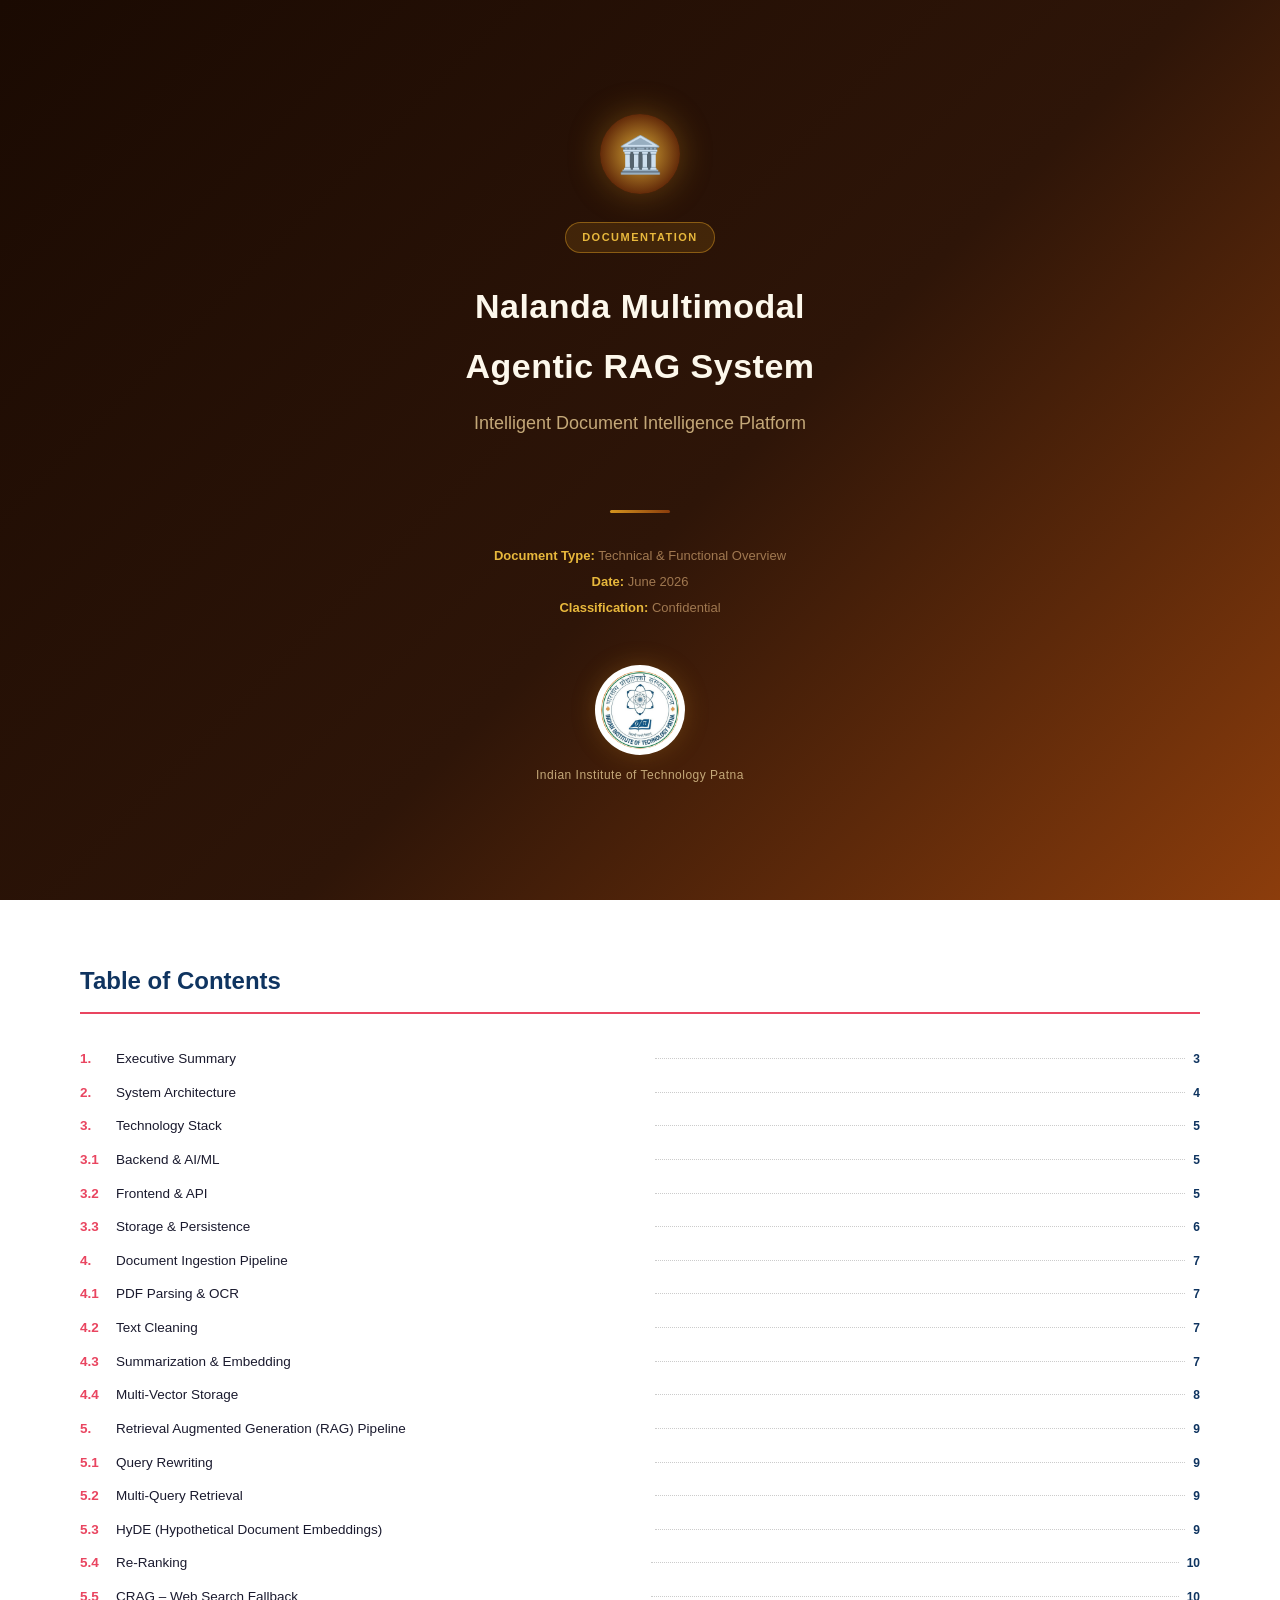
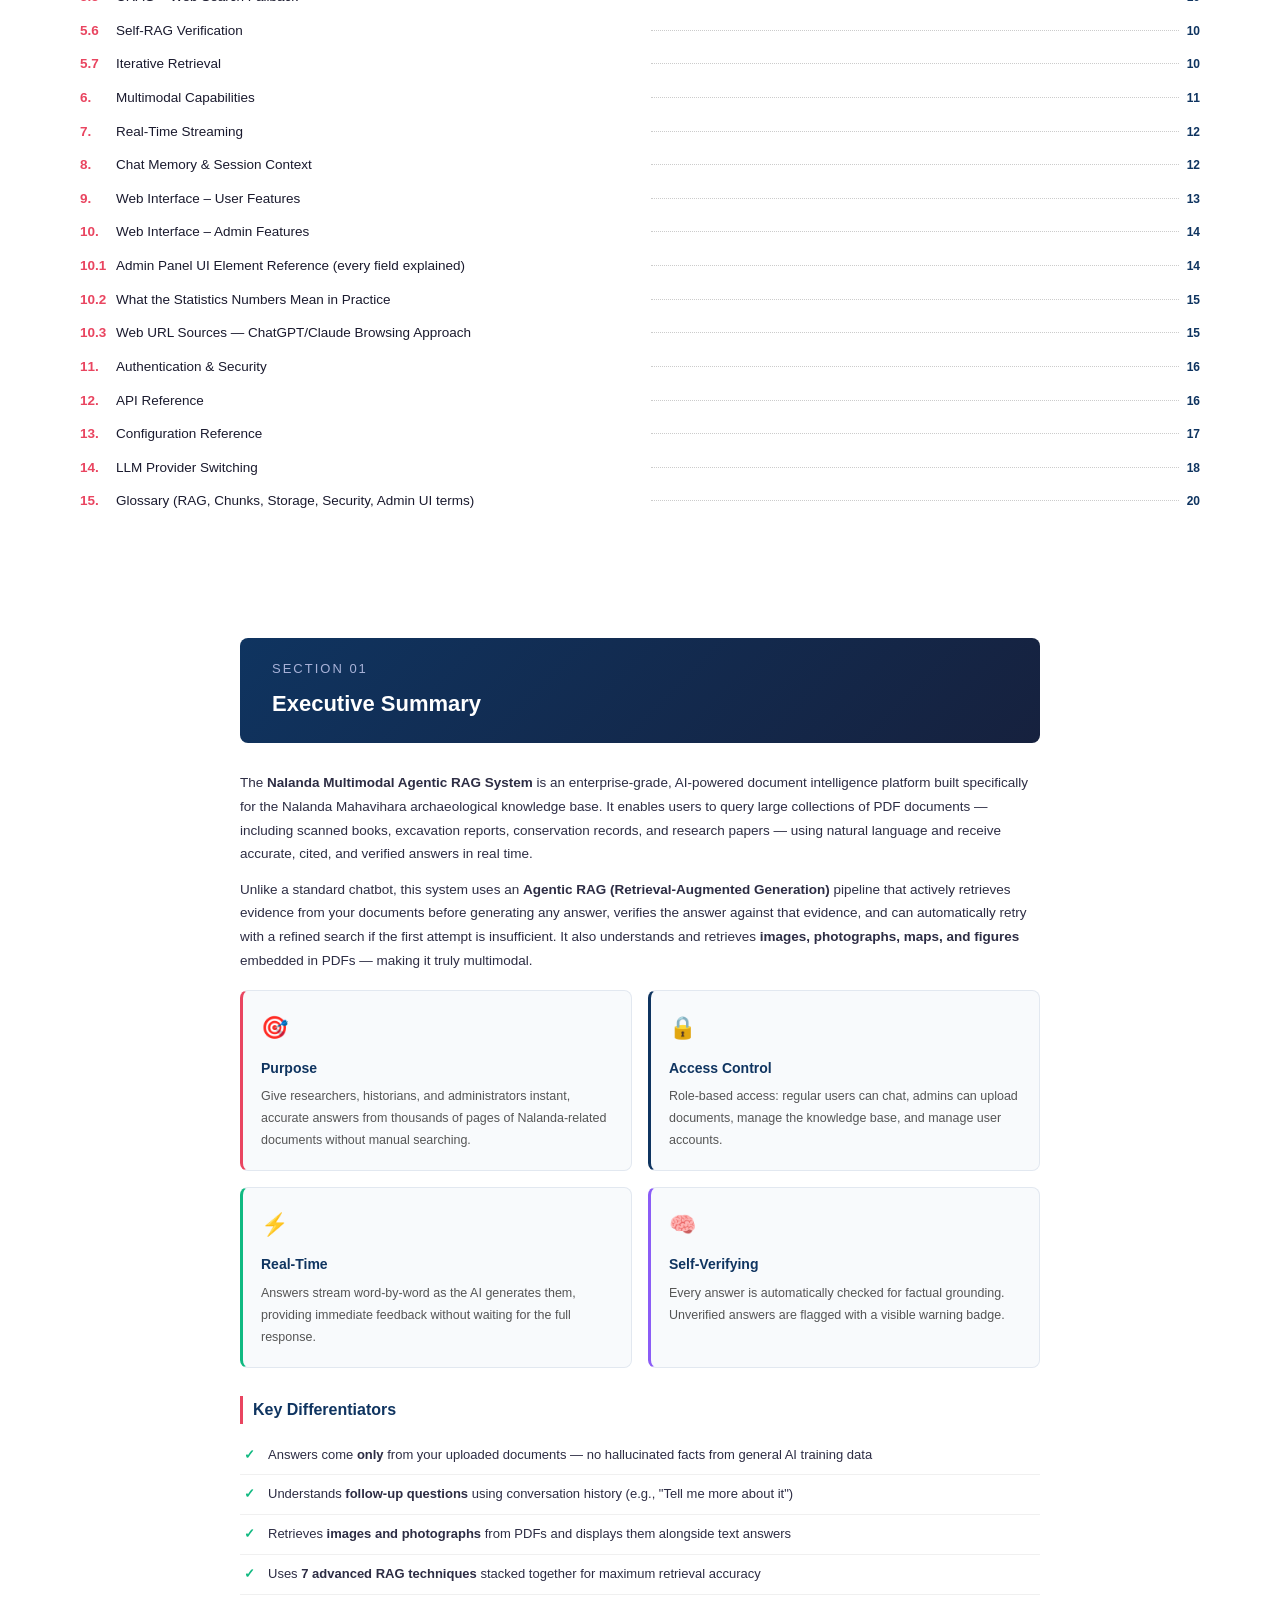
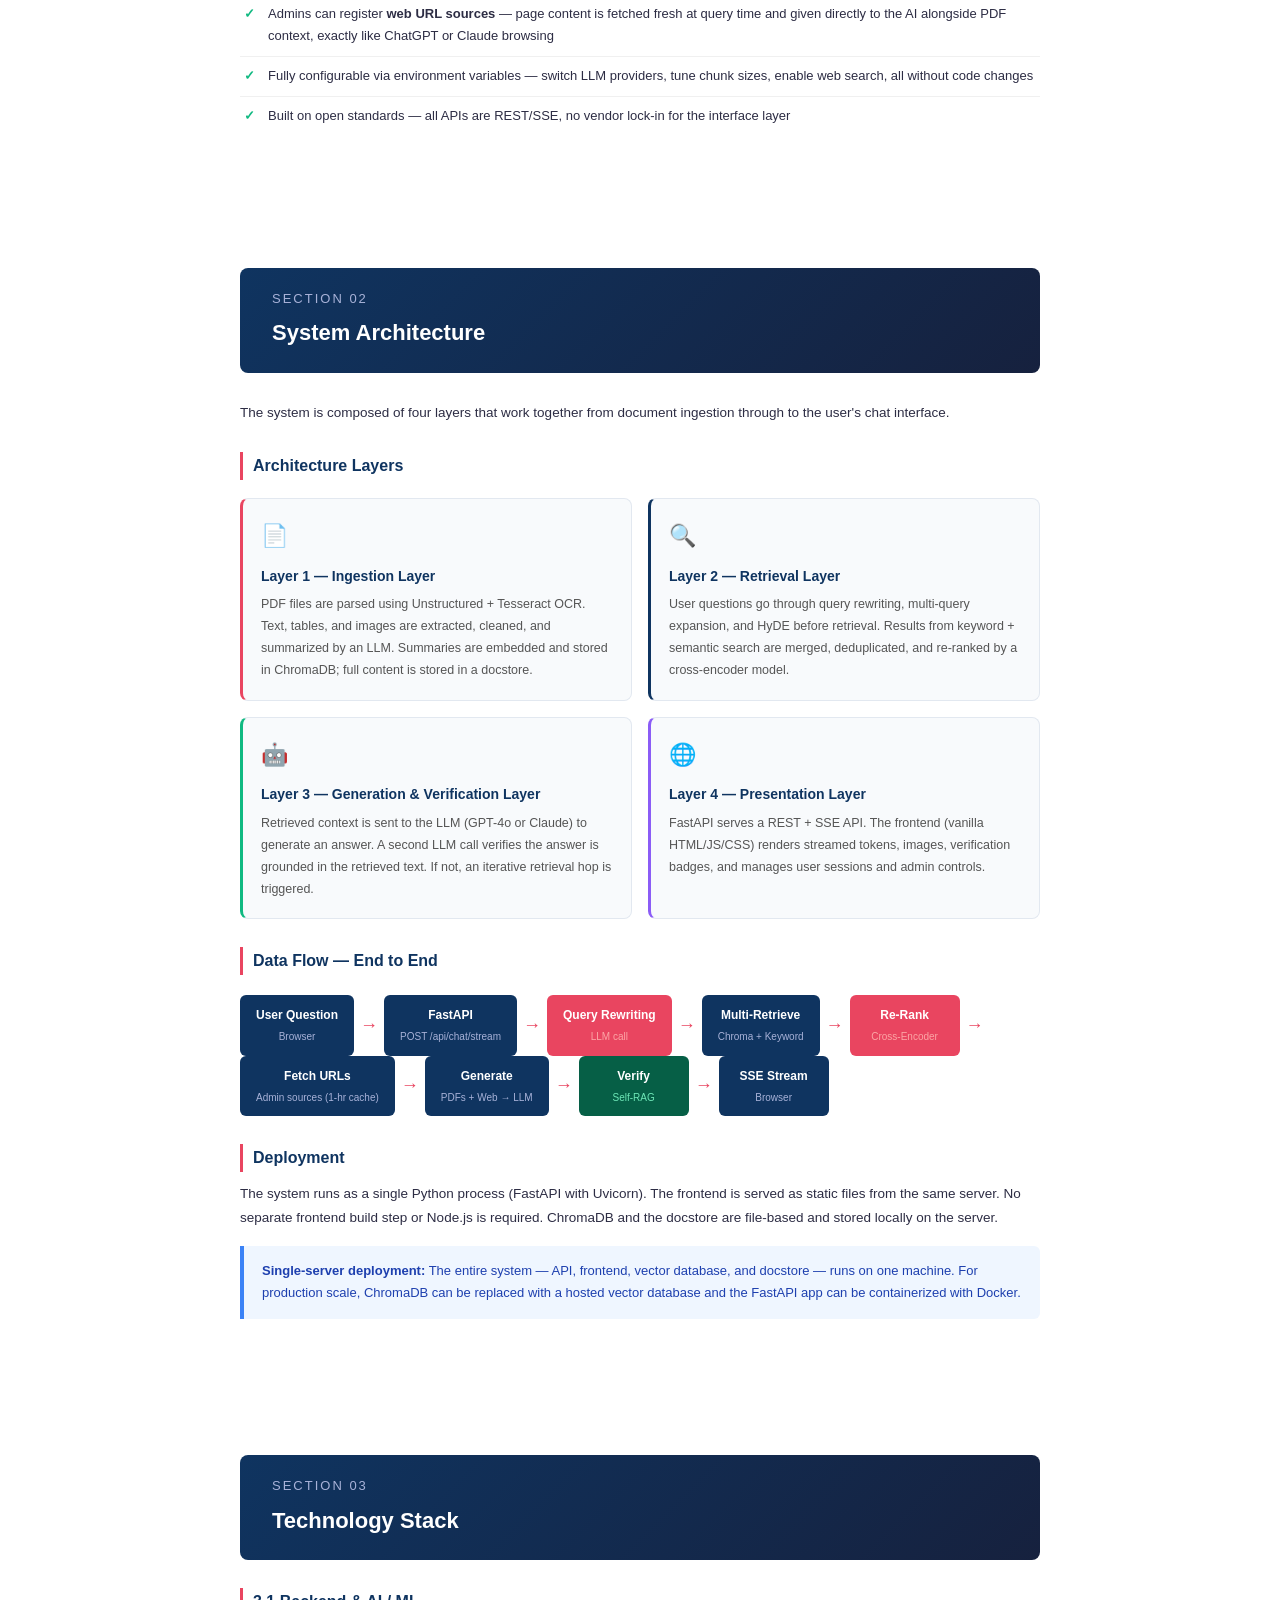
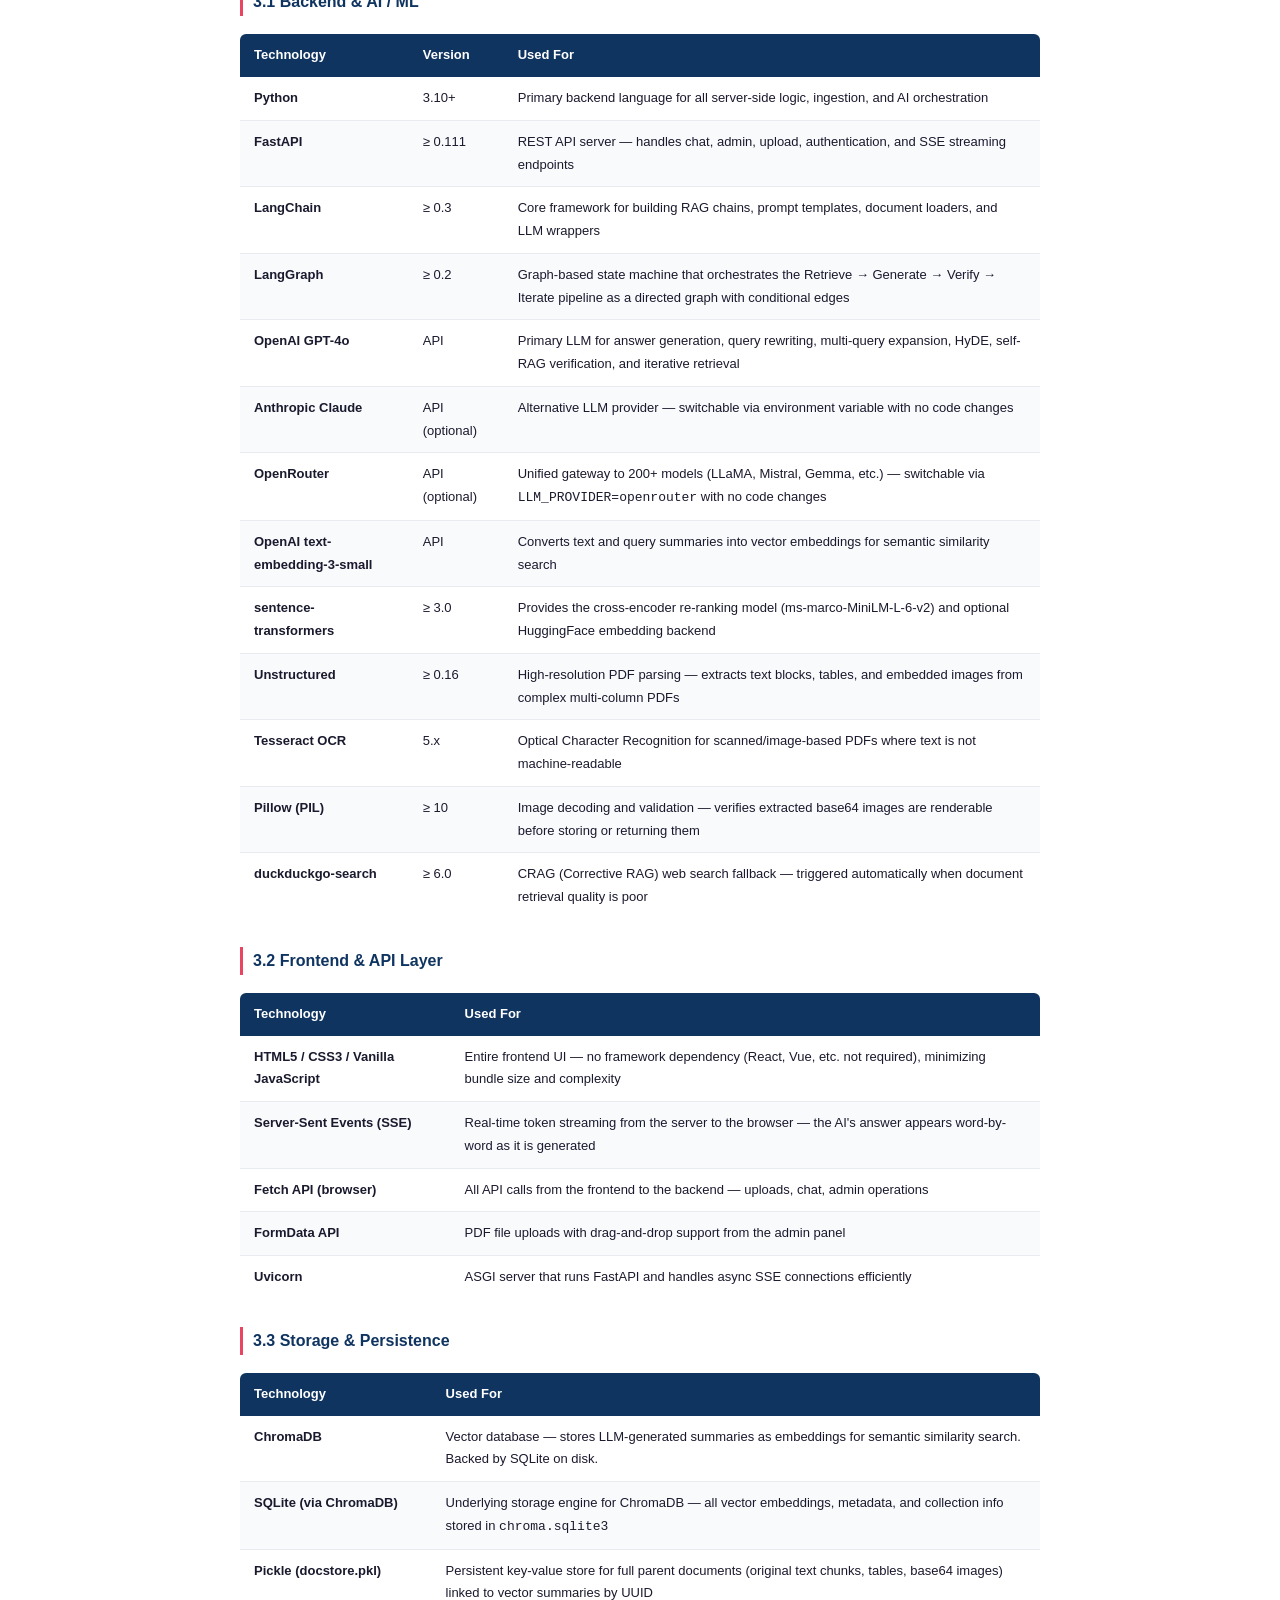
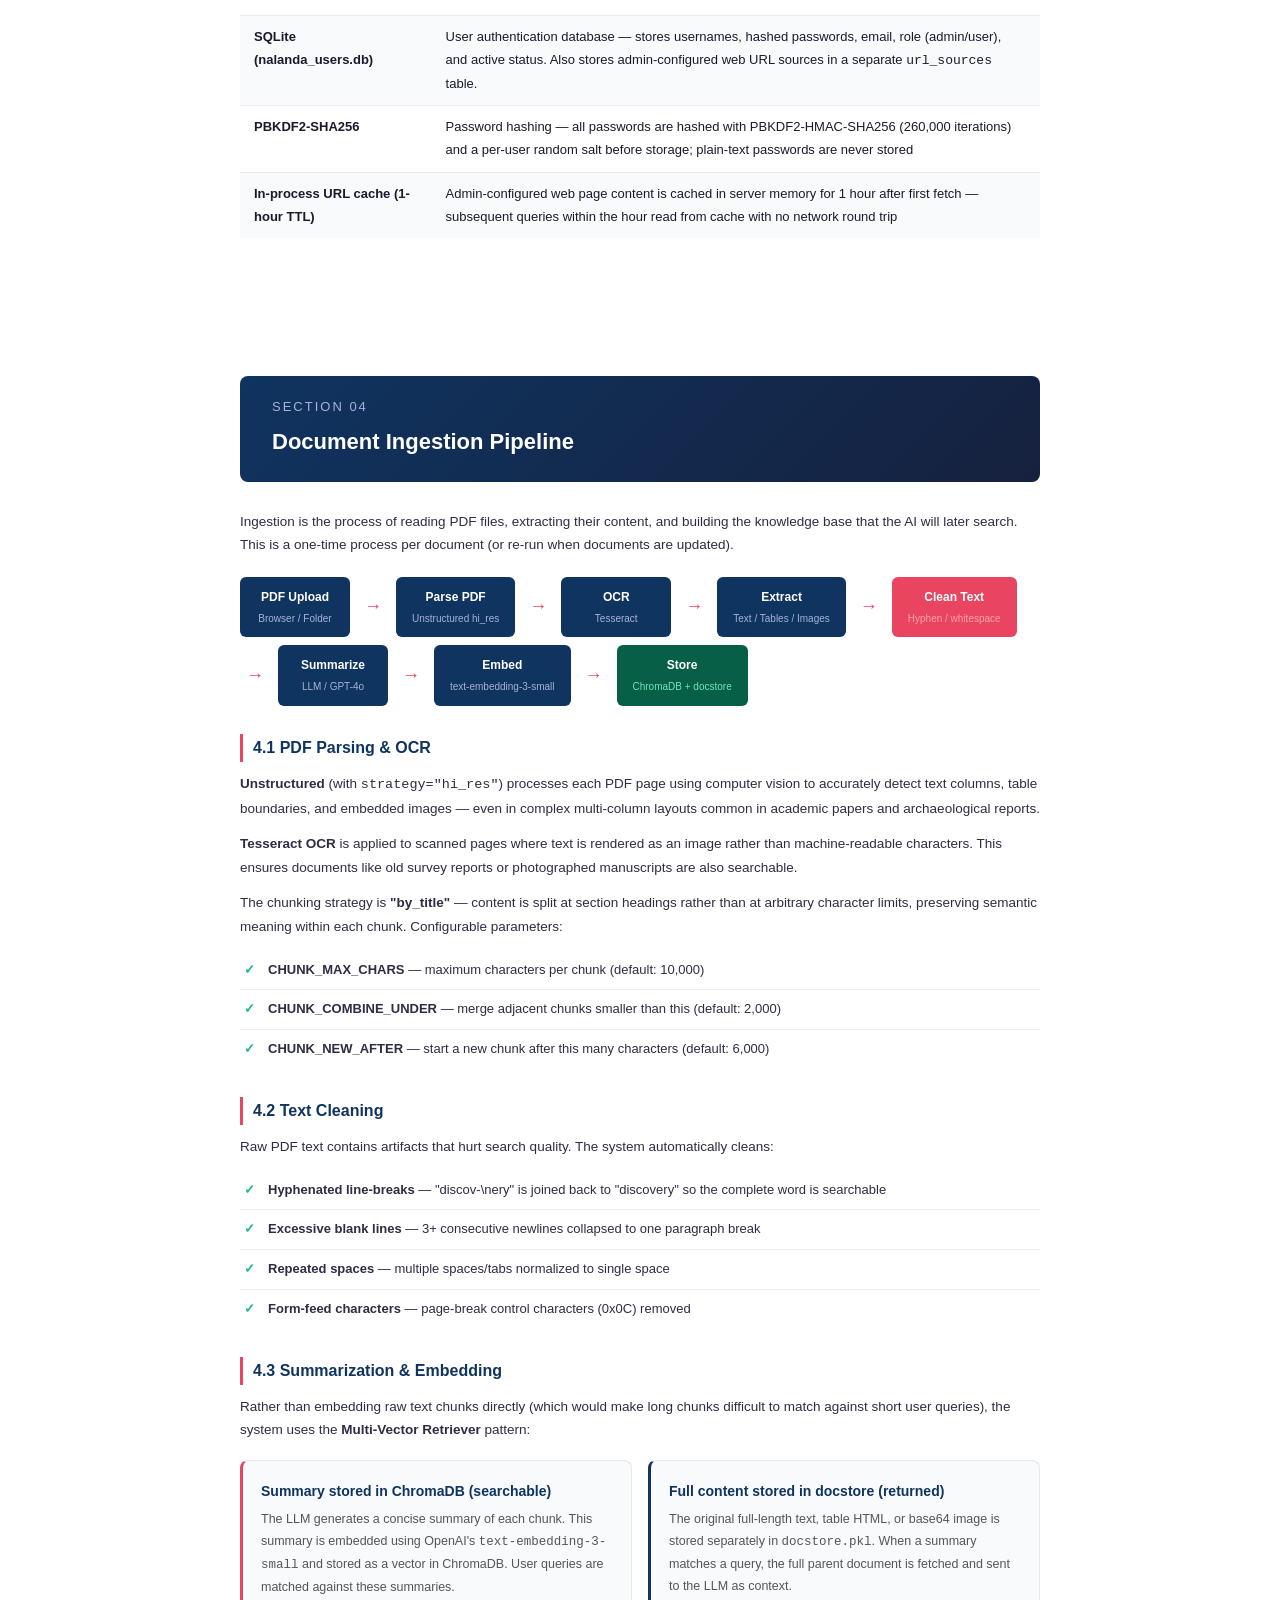
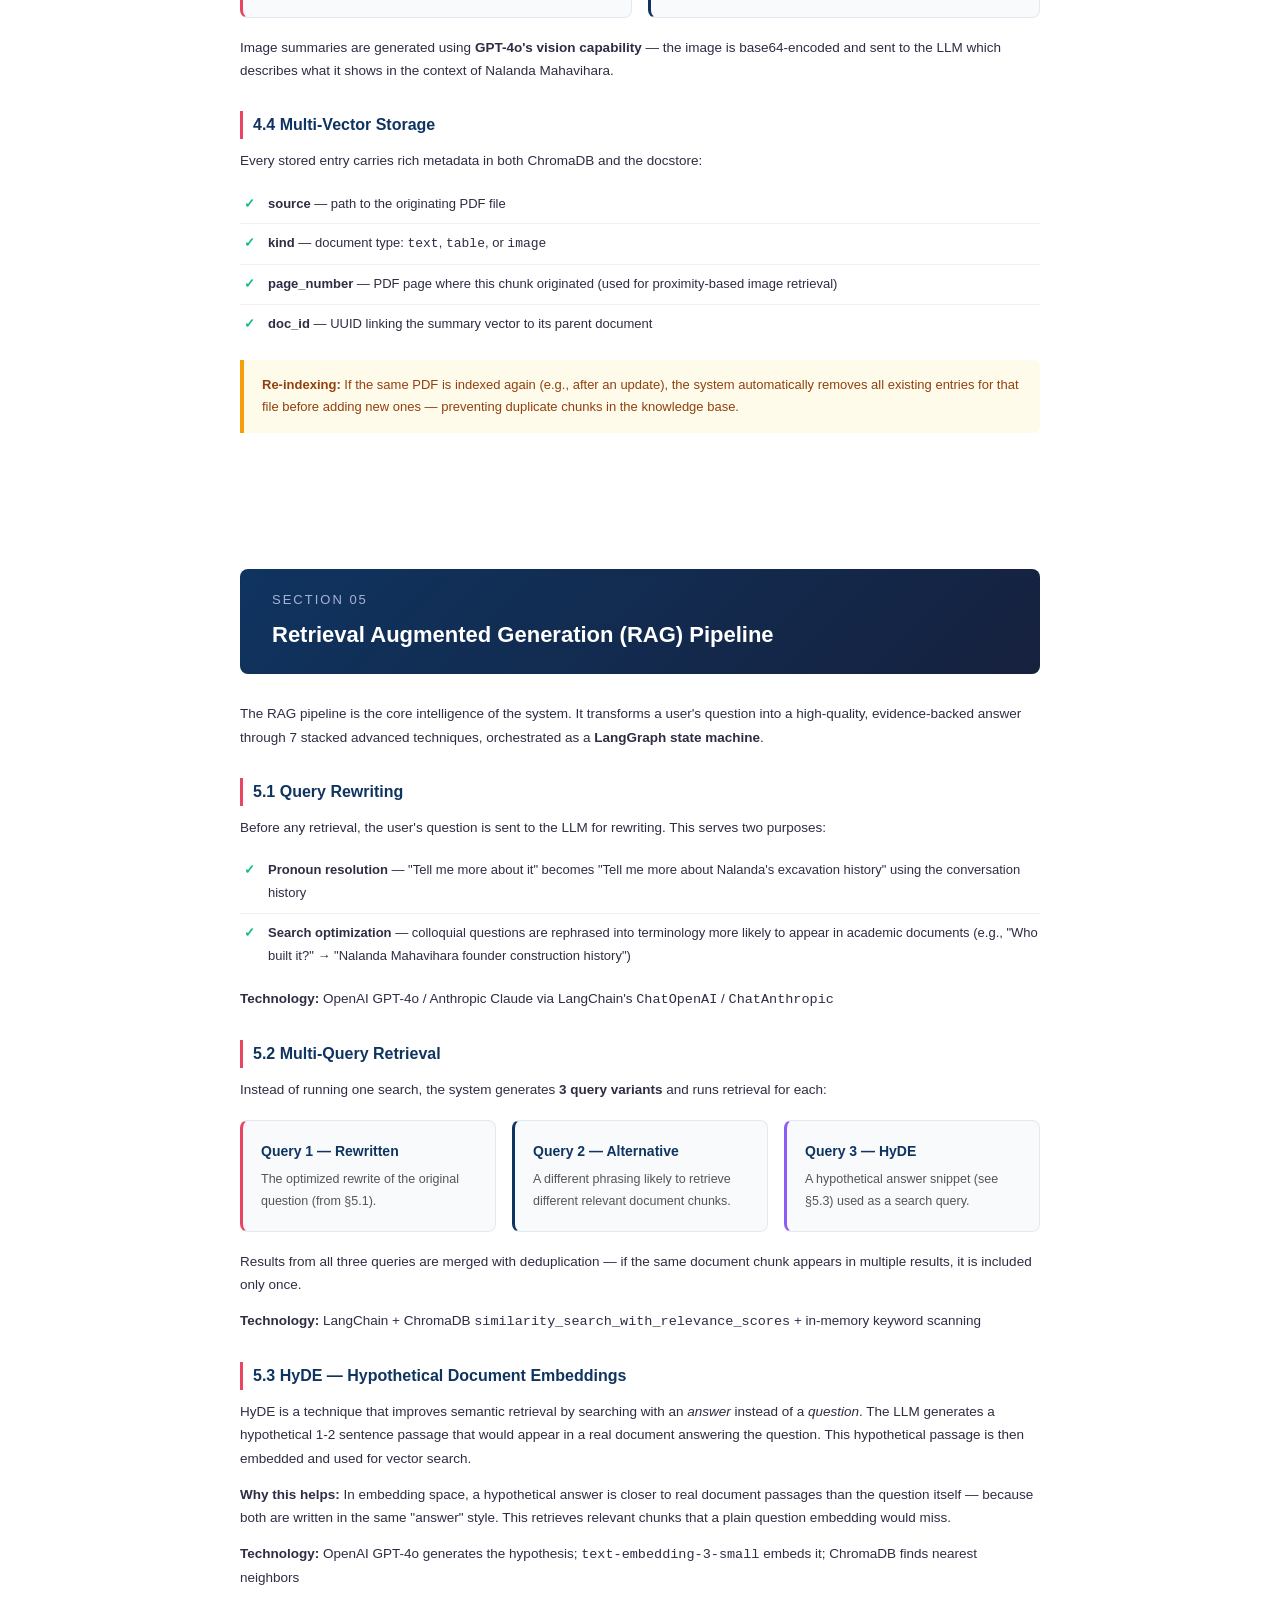
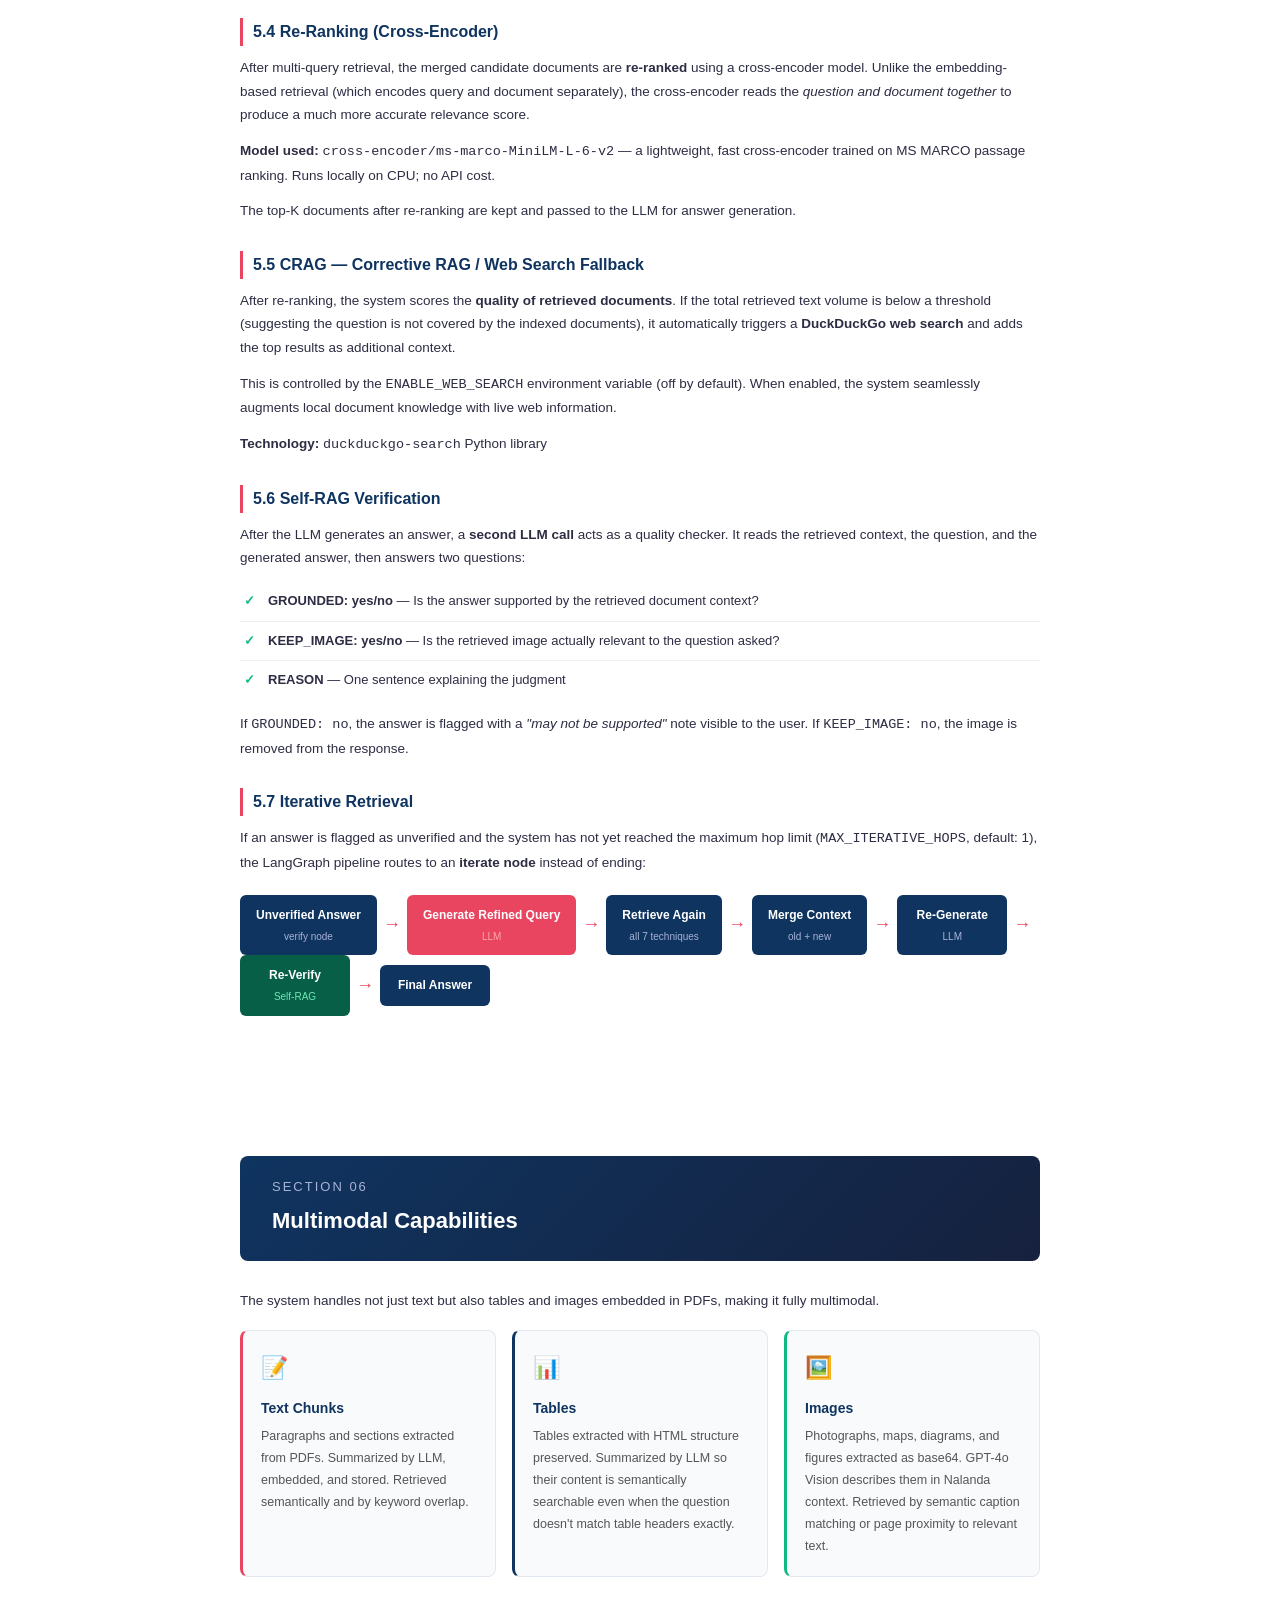
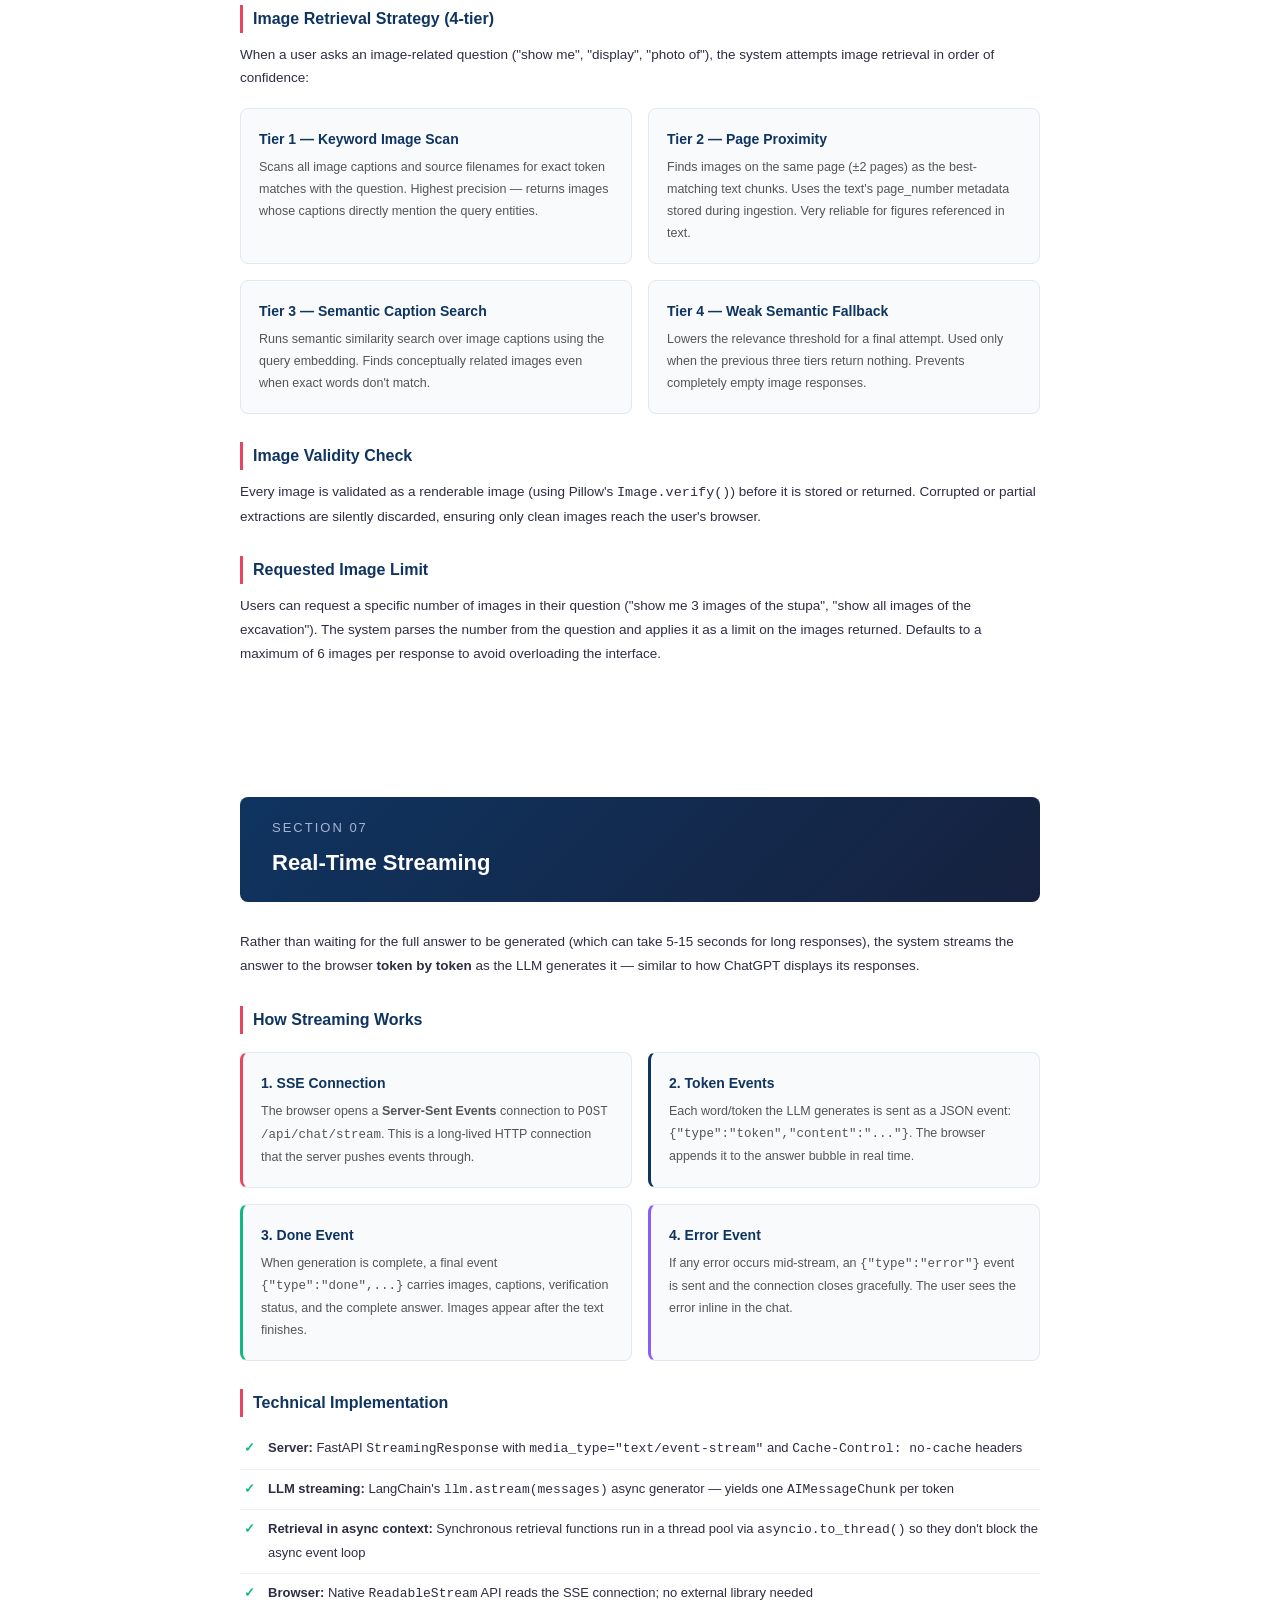
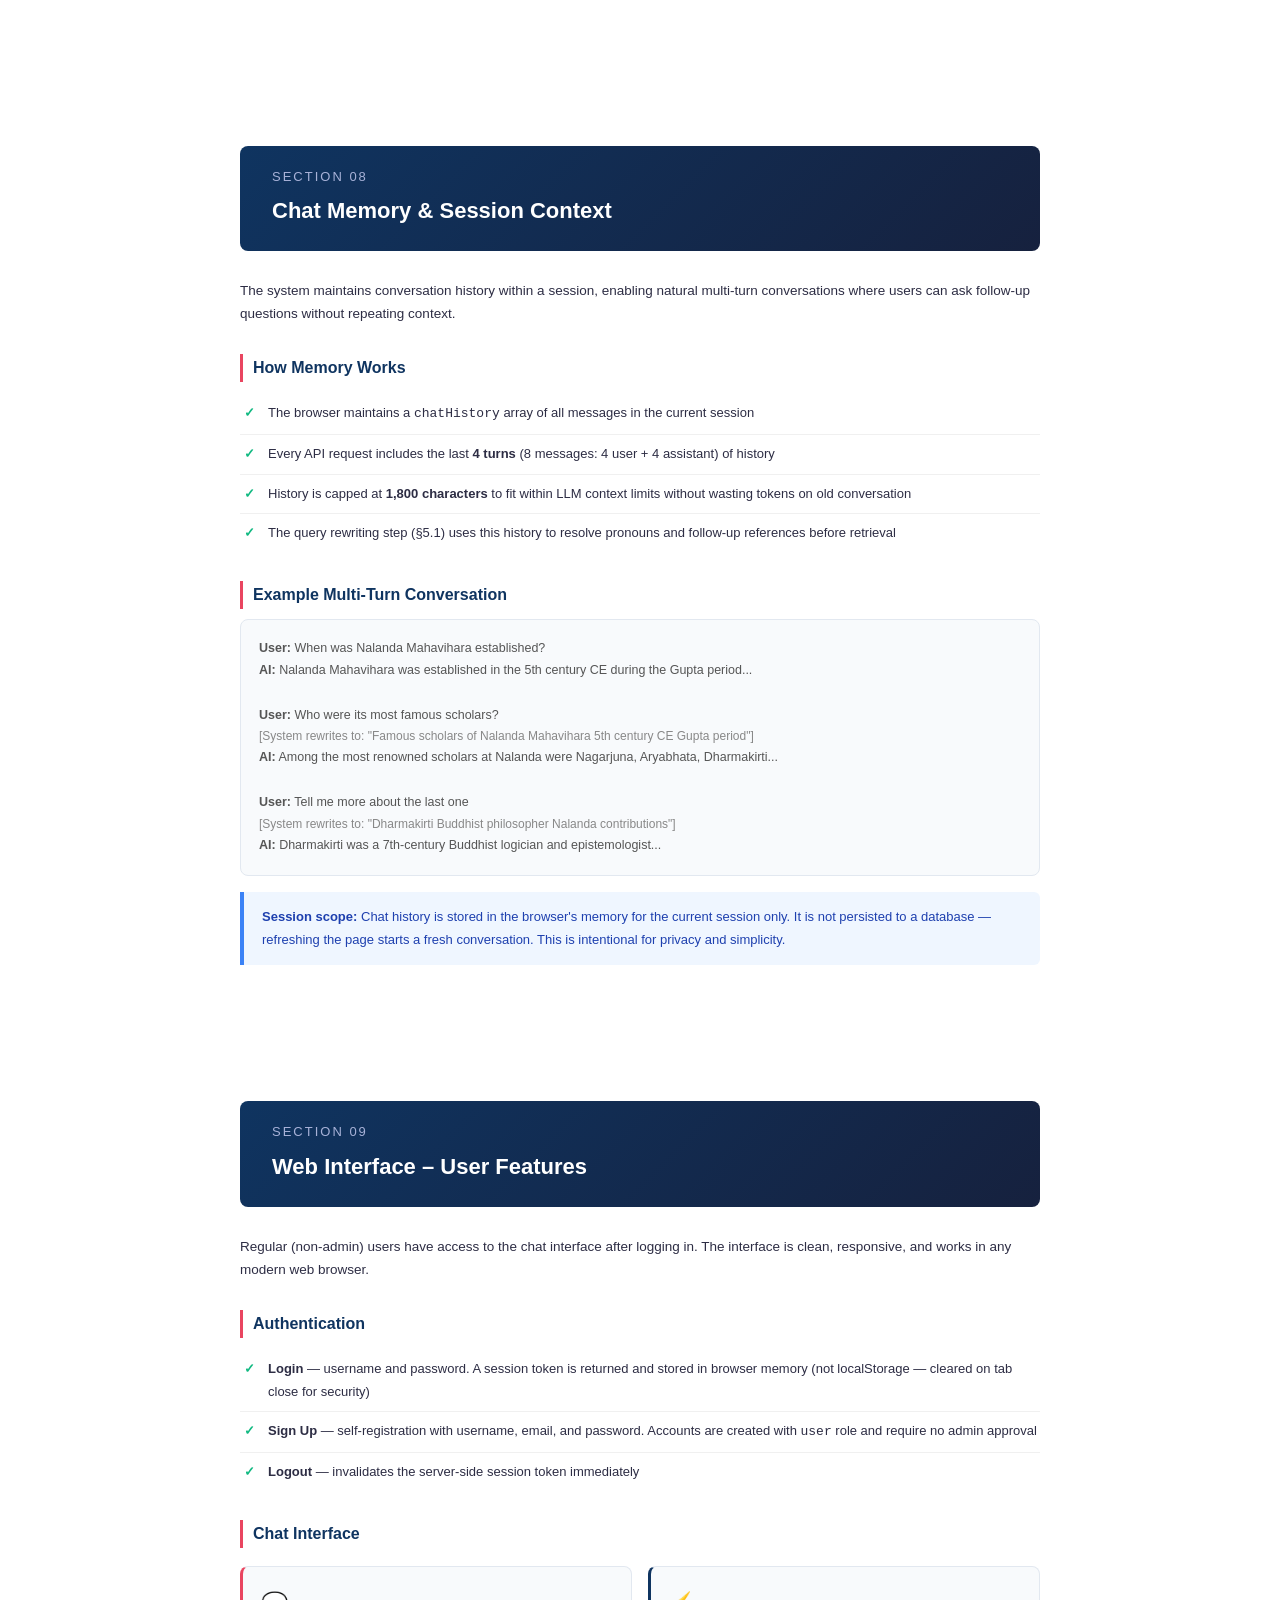
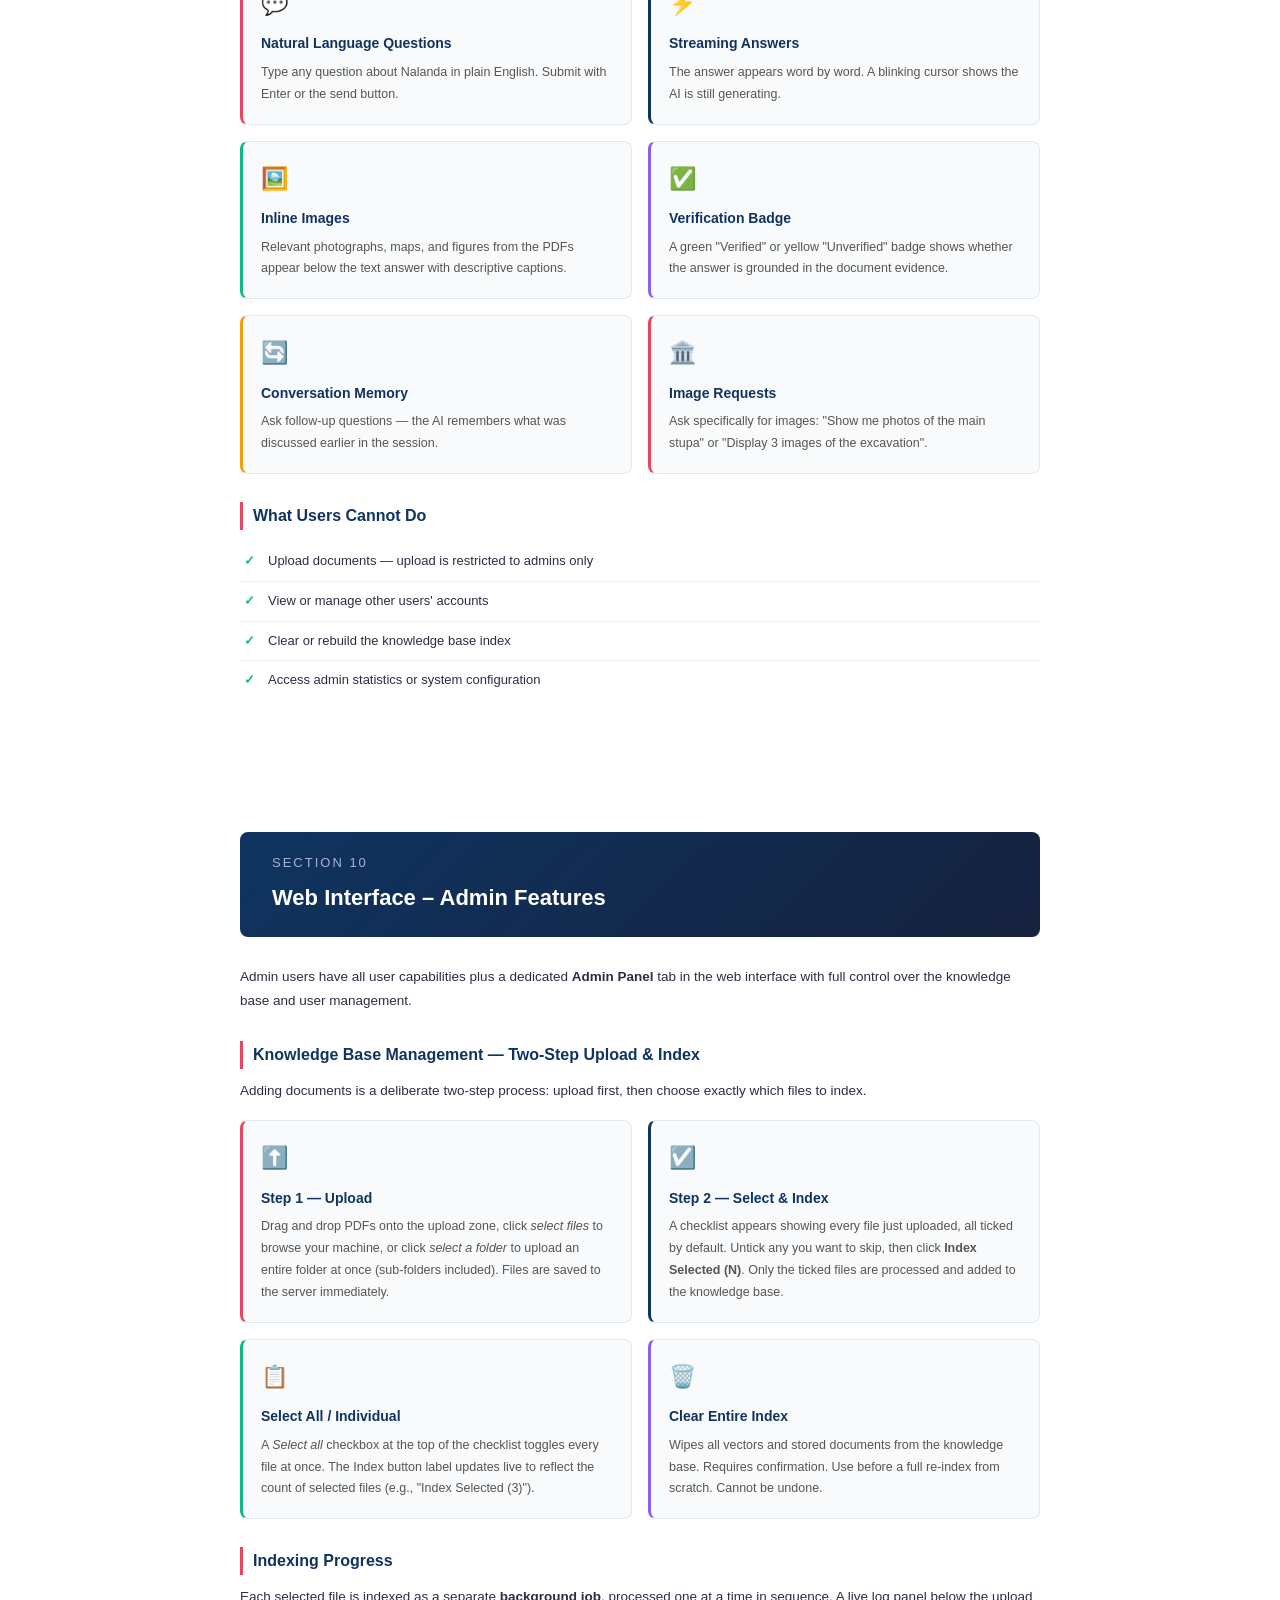
<file: client_documentation.html>
<!DOCTYPE html>
<html lang="en">
<head>
<meta charset="UTF-8" />
<meta name="viewport" content="width=device-width, initial-scale=1.0"/>
<title>Nalanda Multimodal Agentic RAG –  Documentation</title>
<style>
  /* ── Base ── */
  *, *::before, *::after { box-sizing: border-box; margin: 0; padding: 0; }

  body {
    font-family: 'Segoe UI', Arial, sans-serif;
    font-size: 13.5px;
    line-height: 1.75;
    color: #1a1a2e;
    background: #fff;
  }

  /* ── Cover Page ── */
  .cover {
    min-height: 100vh;
    display: flex;
    flex-direction: column;
    justify-content: center;
    align-items: center;
    text-align: center;
    background: linear-gradient(135deg, #1A0A02 0%, #2E1508 55%, #8C3D0C 100%);
    color: #FDF8EC;
    padding: 60px 40px;
    page-break-after: always;
  }
  .cover-logo {
    width: 80px; height: 80px;
    border-radius: 50%;
    background: radial-gradient(circle, rgba(232,184,60,.9) 0%, rgba(140,61,12,.6) 70%);
    display: flex; align-items: center; justify-content: center;
    font-size: 36px; margin: 0 auto 28px;
    box-shadow: 0 0 32px rgba(212,148,30,.35);
  }
  .cover h1 { font-size: 34px; font-weight: 700; letter-spacing: 0.5px; margin-bottom: 12px; color: #FDF8EC; }
  .cover h2 { font-size: 18px; font-weight: 400; color: #C4A878; margin-bottom: 40px; }
  .cover-meta { font-size: 13px; color: #A07850; line-height: 2; }
  .cover-meta strong { color: #E8B83C; }
  .cover-divider {
    width: 60px; height: 3px;
    background: linear-gradient(90deg, #D4941E, #8C3D0C);
    margin: 30px auto;
    border-radius: 2px;
  }
  .cover-badge {
    display: inline-block;
    background: rgba(212,148,30,0.15);
    border: 1px solid rgba(212,148,30,0.5);
    color: #E8B83C;
    font-size: 11px;
    font-weight: 600;
    letter-spacing: 1.5px;
    text-transform: uppercase;
    padding: 5px 16px;
    border-radius: 20px;
    margin-bottom: 24px;
  }
  .cover-institute {
    margin-top: 44px;
    display: flex;
    flex-direction: column;
    align-items: center;
    gap: 10px;
  }
  .cover-institute img {
    width: 90px; height: 90px;
    border-radius: 50%;
    background: #fff;
    padding: 6px;
    box-shadow: 0 0 24px rgba(212,148,30,.25);
    object-fit: contain;
  }
  .cover-institute-name {
    font-size: 12px;
    color: #C4A878;
    letter-spacing: 0.5px;
  }

  /* ── TOC ── */
  .toc-page {
    padding: 60px 80px;
    page-break-after: always;
    min-height: 100vh;
  }
  .toc-page h2 { font-size: 24px; color: #0f3460; margin-bottom: 28px; border-bottom: 2px solid #e94560; padding-bottom: 10px; }
  .toc-list { list-style: none; }
  .toc-list li { display: flex; align-items: baseline; gap: 0; padding: 5px 0; font-size: 13.5px; }
  .toc-list li .toc-num { color: #e94560; font-weight: 700; min-width: 36px; }
  .toc-list li .toc-title { flex: 1; color: #1a1a2e; }
  .toc-list li .toc-dots { flex: 1; border-bottom: 1px dotted #ccc; margin: 0 8px; position: relative; top: -4px; }
  .toc-list li .toc-page-num { color: #0f3460; font-weight: 600; font-size: 12px; }
  .toc-sub { padding-left: 24px; font-size: 13px; color: #555; }
  .toc-sub .toc-num { color: #888; font-weight: 500; }

  /* ── Content ── */
  .page { padding: 60px 80px; max-width: 960px; margin: 0 auto; }
  .page-break { page-break-before: always; }

  /* ── Section headings ── */
  .section-header {
    background: linear-gradient(135deg, #0f3460, #16213e);
    color: #fff;
    padding: 20px 32px;
    border-radius: 8px;
    margin-bottom: 28px;
  }
  .section-header .section-num { font-size: 13px; color: #a8b2d8; letter-spacing: 2px; text-transform: uppercase; margin-bottom: 4px; }
  .section-header h2 { font-size: 22px; font-weight: 700; }

  h3 { font-size: 16px; color: #0f3460; margin: 28px 0 10px; padding-left: 10px; border-left: 3px solid #e94560; }
  h4 { font-size: 14px; color: #16213e; margin: 18px 0 8px; font-weight: 600; }
  p { margin-bottom: 12px; color: #2d2d44; }

  /* ── Cards ── */
  .card-grid { display: grid; grid-template-columns: 1fr 1fr; gap: 16px; margin: 18px 0; }
  .card-grid-3 { display: grid; grid-template-columns: 1fr 1fr 1fr; gap: 16px; margin: 18px 0; }
  .card {
    background: #f8fafc;
    border: 1px solid #e2e8f0;
    border-radius: 8px;
    padding: 18px;
  }
  .card-icon { font-size: 22px; margin-bottom: 8px; }
  .card h4 { color: #0f3460; margin: 0 0 6px; font-size: 14px; }
  .card p { font-size: 12.5px; color: #555; margin: 0; }
  .card-accent { border-left: 3px solid #e94560; }
  .card-blue { border-left: 3px solid #0f3460; }
  .card-green { border-left: 3px solid #10b981; }
  .card-purple { border-left: 3px solid #8b5cf6; }
  .card-orange { border-left: 3px solid #f59e0b; }

  /* ── Tech table ── */
  .tech-table { width: 100%; border-collapse: collapse; margin: 18px 0; font-size: 13px; }
  .tech-table th {
    background: #0f3460; color: #fff;
    padding: 10px 14px; text-align: left; font-weight: 600;
  }
  .tech-table th:first-child { border-radius: 6px 0 0 0; }
  .tech-table th:last-child { border-radius: 0 6px 0 0; }
  .tech-table td { padding: 10px 14px; border-bottom: 1px solid #e8ecf0; vertical-align: top; }
  .tech-table tr:nth-child(even) td { background: #f8fafc; }
  .tech-table tr:last-child td { border-bottom: none; }
  .tech-badge {
    display: inline-block;
    background: #eef2ff;
    color: #3730a3;
    font-size: 11px;
    font-weight: 600;
    padding: 2px 8px;
    border-radius: 4px;
    white-space: nowrap;
  }

  /* ── Pipeline flow ── */
  .pipeline {
    display: flex;
    flex-wrap: wrap;
    gap: 0;
    align-items: center;
    margin: 20px 0;
  }
  .pipeline-step {
    background: #0f3460;
    color: #fff;
    padding: 10px 16px;
    border-radius: 6px;
    font-size: 12px;
    font-weight: 600;
    text-align: center;
    min-width: 110px;
  }
  .pipeline-step span { display: block; font-size: 10px; font-weight: 400; color: #a8b2d8; margin-top: 2px; }
  .pipeline-arrow {
    color: #e94560;
    font-size: 18px;
    font-weight: 700;
    padding: 0 6px;
  }
  .pipeline-step.highlight { background: #e94560; }
  .pipeline-step.highlight span { color: #fca5a5; }
  .pipeline-step.green-step { background: #065f46; }
  .pipeline-step.green-step span { color: #6ee7b7; }

  /* ── Feature list ── */
  .feature-list { list-style: none; margin: 12px 0; }
  .feature-list li {
    padding: 8px 0 8px 28px;
    position: relative;
    border-bottom: 1px solid #f0f0f0;
    font-size: 13px;
    color: #2d2d44;
  }
  .feature-list li:last-child { border-bottom: none; }
  .feature-list li::before {
    content: '✓';
    position: absolute;
    left: 4px;
    color: #10b981;
    font-weight: 700;
  }

  /* ── Info box ── */
  .info-box {
    background: #eff6ff;
    border-left: 4px solid #3b82f6;
    padding: 14px 18px;
    border-radius: 0 6px 6px 0;
    margin: 16px 0;
    font-size: 13px;
    color: #1e40af;
  }
  .warn-box {
    background: #fffbeb;
    border-left: 4px solid #f59e0b;
    padding: 14px 18px;
    border-radius: 0 6px 6px 0;
    margin: 16px 0;
    font-size: 13px;
    color: #92400e;
  }

  /* ── API table ── */
  .api-table { width: 100%; border-collapse: collapse; margin: 18px 0; font-size: 12.5px; }
  .api-table th { background: #16213e; color: #fff; padding: 9px 12px; text-align: left; }
  .api-table td { padding: 9px 12px; border-bottom: 1px solid #e8ecf0; vertical-align: top; }
  .api-table tr:nth-child(even) td { background: #f8fafc; }
  .method { font-weight: 700; font-size: 11px; padding: 2px 7px; border-radius: 4px; }
  .method.get  { background: #dcfce7; color: #166534; }
  .method.post { background: #dbeafe; color: #1e3a8a; }
  .method.del  { background: #fee2e2; color: #991b1b; }
  .method.patch{ background: #fef3c7; color: #92400e; }
  .role-admin { background: #fce7f3; color: #9d174d; font-size: 11px; padding: 1px 6px; border-radius: 4px; font-weight: 600; }
  .role-user  { background: #ede9fe; color: #4c1d95; font-size: 11px; padding: 1px 6px; border-radius: 4px; font-weight: 600; }
  .role-pub   { background: #e0f2fe; color: #0c4a6e; font-size: 11px; padding: 1px 6px; border-radius: 4px; font-weight: 600; }

  /* ── Config table ── */
  .config-table { width: 100%; border-collapse: collapse; margin: 18px 0; font-size: 12.5px; }
  .config-table th { background: #0f3460; color: #fff; padding: 9px 12px; text-align: left; }
  .config-table td { padding: 9px 12px; border-bottom: 1px solid #e8ecf0; vertical-align: top; font-family: 'Courier New', monospace; font-size: 12px; }
  .config-table td:first-child { color: #7c3aed; }
  .config-table td:nth-child(2) { font-family: inherit; color: #1a1a2e; }
  .config-table td:nth-child(3) { color: #2d6a4f; }
  .config-table tr:nth-child(even) td { background: #f8fafc; }

  /* ── Glossary ── */
  .glossary dt { font-weight: 700; color: #0f3460; margin-top: 14px; }
  .glossary dd { margin-left: 20px; color: #444; font-size: 13px; }

  /* ── Footer ── */
  .doc-footer {
    text-align: center;
    color: #999;
    font-size: 11px;
    padding: 30px;
    border-top: 1px solid #eee;
    margin-top: 40px;
  }

  /* ── Print ── */
  @media print {
    .cover { min-height: 100vh; page-break-after: always; }
    .toc-page { page-break-after: always; }
    .page-break { page-break-before: always; }
    .card-grid { grid-template-columns: 1fr 1fr; }
    .card-grid-3 { grid-template-columns: 1fr 1fr 1fr; }
    body { font-size: 12px; }
    .page { padding: 40px 60px; }
  }
</style>
</head>
<body>

<!-- ══════════════════════════════════════════════════════════════
     COVER PAGE
══════════════════════════════════════════════════════════════ -->
<div class="cover">
  <div class="cover-logo">🏛️</div>
  <div class="cover-badge"> Documentation</div>
  <h1>Nalanda Multimodal<br>Agentic RAG System</h1>
  <h2>Intelligent Document Intelligence Platform</h2>
  <div class="cover-divider"></div>
  <div class="cover-meta">
    <div><strong>Document Type:</strong> Technical & Functional Overview</div>
    <div><strong>Date:</strong> June 2026</div>
    <div><strong>Classification:</strong> Confidential</div>
  </div>
  <div class="cover-institute">
    <img src="iit_patna_logo.png" alt="IIT Patna Logo" />
    <div class="cover-institute-name">Indian Institute of Technology Patna</div>
  </div>
</div>

<!-- ══════════════════════════════════════════════════════════════
     TABLE OF CONTENTS
══════════════════════════════════════════════════════════════ -->
<div class="toc-page">
  <h2>Table of Contents</h2>
  <ul class="toc-list">
    <li><span class="toc-num">1.</span><span class="toc-title">Executive Summary</span><span class="toc-dots"></span><span class="toc-page-num">3</span></li>
    <li><span class="toc-num">2.</span><span class="toc-title">System Architecture</span><span class="toc-dots"></span><span class="toc-page-num">4</span></li>
    <li><span class="toc-num">3.</span><span class="toc-title">Technology Stack</span><span class="toc-dots"></span><span class="toc-page-num">5</span></li>
    <li class="toc-sub"><span class="toc-num">3.1</span><span class="toc-title">Backend & AI/ML</span><span class="toc-dots"></span><span class="toc-page-num">5</span></li>
    <li class="toc-sub"><span class="toc-num">3.2</span><span class="toc-title">Frontend & API</span><span class="toc-dots"></span><span class="toc-page-num">5</span></li>
    <li class="toc-sub"><span class="toc-num">3.3</span><span class="toc-title">Storage & Persistence</span><span class="toc-dots"></span><span class="toc-page-num">6</span></li>
    <li><span class="toc-num">4.</span><span class="toc-title">Document Ingestion Pipeline</span><span class="toc-dots"></span><span class="toc-page-num">7</span></li>
    <li class="toc-sub"><span class="toc-num">4.1</span><span class="toc-title">PDF Parsing & OCR</span><span class="toc-dots"></span><span class="toc-page-num">7</span></li>
    <li class="toc-sub"><span class="toc-num">4.2</span><span class="toc-title">Text Cleaning</span><span class="toc-dots"></span><span class="toc-page-num">7</span></li>
    <li class="toc-sub"><span class="toc-num">4.3</span><span class="toc-title">Summarization & Embedding</span><span class="toc-dots"></span><span class="toc-page-num">7</span></li>
    <li class="toc-sub"><span class="toc-num">4.4</span><span class="toc-title">Multi-Vector Storage</span><span class="toc-dots"></span><span class="toc-page-num">8</span></li>
    <li><span class="toc-num">5.</span><span class="toc-title">Retrieval Augmented Generation (RAG) Pipeline</span><span class="toc-dots"></span><span class="toc-page-num">9</span></li>
    <li class="toc-sub"><span class="toc-num">5.1</span><span class="toc-title">Query Rewriting</span><span class="toc-dots"></span><span class="toc-page-num">9</span></li>
    <li class="toc-sub"><span class="toc-num">5.2</span><span class="toc-title">Multi-Query Retrieval</span><span class="toc-dots"></span><span class="toc-page-num">9</span></li>
    <li class="toc-sub"><span class="toc-num">5.3</span><span class="toc-title">HyDE (Hypothetical Document Embeddings)</span><span class="toc-dots"></span><span class="toc-page-num">9</span></li>
    <li class="toc-sub"><span class="toc-num">5.4</span><span class="toc-title">Re-Ranking</span><span class="toc-dots"></span><span class="toc-page-num">10</span></li>
    <li class="toc-sub"><span class="toc-num">5.5</span><span class="toc-title">CRAG – Web Search Fallback</span><span class="toc-dots"></span><span class="toc-page-num">10</span></li>
    <li class="toc-sub"><span class="toc-num">5.6</span><span class="toc-title">Self-RAG Verification</span><span class="toc-dots"></span><span class="toc-page-num">10</span></li>
    <li class="toc-sub"><span class="toc-num">5.7</span><span class="toc-title">Iterative Retrieval</span><span class="toc-dots"></span><span class="toc-page-num">10</span></li>
    <li><span class="toc-num">6.</span><span class="toc-title">Multimodal Capabilities</span><span class="toc-dots"></span><span class="toc-page-num">11</span></li>
    <li><span class="toc-num">7.</span><span class="toc-title">Real-Time Streaming</span><span class="toc-dots"></span><span class="toc-page-num">12</span></li>
    <li><span class="toc-num">8.</span><span class="toc-title">Chat Memory & Session Context</span><span class="toc-dots"></span><span class="toc-page-num">12</span></li>
    <li><span class="toc-num">9.</span><span class="toc-title">Web Interface – User Features</span><span class="toc-dots"></span><span class="toc-page-num">13</span></li>
    <li><span class="toc-num">10.</span><span class="toc-title">Web Interface – Admin Features</span><span class="toc-dots"></span><span class="toc-page-num">14</span></li>
    <li class="toc-sub"><span class="toc-num">10.1</span><span class="toc-title">Admin Panel UI Element Reference (every field explained)</span><span class="toc-dots"></span><span class="toc-page-num">14</span></li>
    <li class="toc-sub"><span class="toc-num">10.2</span><span class="toc-title">What the Statistics Numbers Mean in Practice</span><span class="toc-dots"></span><span class="toc-page-num">15</span></li>
    <li class="toc-sub"><span class="toc-num">10.3</span><span class="toc-title">Web URL Sources — ChatGPT/Claude Browsing Approach</span><span class="toc-dots"></span><span class="toc-page-num">15</span></li>
    <li><span class="toc-num">11.</span><span class="toc-title">Authentication & Security</span><span class="toc-dots"></span><span class="toc-page-num">16</span></li>
    <li><span class="toc-num">12.</span><span class="toc-title">API Reference</span><span class="toc-dots"></span><span class="toc-page-num">16</span></li>
    <li><span class="toc-num">13.</span><span class="toc-title">Configuration Reference</span><span class="toc-dots"></span><span class="toc-page-num">17</span></li>
    <li><span class="toc-num">14.</span><span class="toc-title">LLM Provider Switching</span><span class="toc-dots"></span><span class="toc-page-num">18</span></li>
    <li><span class="toc-num">15.</span><span class="toc-title">Glossary (RAG, Chunks, Storage, Security, Admin UI terms)</span><span class="toc-dots"></span><span class="toc-page-num">20</span></li>
  </ul>
</div>

<!-- ══════════════════════════════════════════════════════════════
     SECTION 1 – EXECUTIVE SUMMARY
══════════════════════════════════════════════════════════════ -->
<div class="page page-break">
  <div class="section-header">
    <div class="section-num">Section 01</div>
    <h2>Executive Summary</h2>
  </div>

  <p>The <strong>Nalanda Multimodal Agentic RAG System</strong> is an enterprise-grade, AI-powered document intelligence platform built specifically for the Nalanda Mahavihara archaeological knowledge base. It enables users to query large collections of PDF documents — including scanned books, excavation reports, conservation records, and research papers — using natural language and receive accurate, cited, and verified answers in real time.</p>

  <p>Unlike a standard chatbot, this system uses an <strong>Agentic RAG (Retrieval-Augmented Generation)</strong> pipeline that actively retrieves evidence from your documents before generating any answer, verifies the answer against that evidence, and can automatically retry with a refined search if the first attempt is insufficient. It also understands and retrieves <strong>images, photographs, maps, and figures</strong> embedded in PDFs — making it truly multimodal.</p>

  <div class="card-grid">
    <div class="card card-accent">
      <div class="card-icon">🎯</div>
      <h4>Purpose</h4>
      <p>Give researchers, historians, and administrators instant, accurate answers from thousands of pages of Nalanda-related documents without manual searching.</p>
    </div>
    <div class="card card-blue">
      <div class="card-icon">🔒</div>
      <h4>Access Control</h4>
      <p>Role-based access: regular users can chat, admins can upload documents, manage the knowledge base, and manage user accounts.</p>
    </div>
    <div class="card card-green">
      <div class="card-icon">⚡</div>
      <h4>Real-Time</h4>
      <p>Answers stream word-by-word as the AI generates them, providing immediate feedback without waiting for the full response.</p>
    </div>
    <div class="card card-purple">
      <div class="card-icon">🧠</div>
      <h4>Self-Verifying</h4>
      <p>Every answer is automatically checked for factual grounding. Unverified answers are flagged with a visible warning badge.</p>
    </div>
  </div>

  <h3>Key Differentiators</h3>
  <ul class="feature-list">
    <li>Answers come <strong>only</strong> from your uploaded documents — no hallucinated facts from general AI training data</li>
    <li>Understands <strong>follow-up questions</strong> using conversation history (e.g., "Tell me more about it")</li>
    <li>Retrieves <strong>images and photographs</strong> from PDFs and displays them alongside text answers</li>
    <li>Uses <strong>7 advanced RAG techniques</strong> stacked together for maximum retrieval accuracy</li>
    <li>Admins can register <strong>web URL sources</strong> — page content is fetched fresh at query time and given directly to the AI alongside PDF context, exactly like ChatGPT or Claude browsing</li>
    <li>Fully configurable via environment variables — switch LLM providers, tune chunk sizes, enable web search, all without code changes</li>
    <li>Built on open standards — all APIs are REST/SSE, no vendor lock-in for the interface layer</li>
  </ul>
</div>

<!-- ══════════════════════════════════════════════════════════════
     SECTION 2 – SYSTEM ARCHITECTURE
══════════════════════════════════════════════════════════════ -->
<div class="page page-break">
  <div class="section-header">
    <div class="section-num">Section 02</div>
    <h2>System Architecture</h2>
  </div>

  <p>The system is composed of four layers that work together from document ingestion through to the user's chat interface.</p>

  <h3>Architecture Layers</h3>
  <div class="card-grid">
    <div class="card card-accent">
      <div class="card-icon">📄</div>
      <h4>Layer 1 — Ingestion Layer</h4>
      <p>PDF files are parsed using Unstructured + Tesseract OCR. Text, tables, and images are extracted, cleaned, and summarized by an LLM. Summaries are embedded and stored in ChromaDB; full content is stored in a docstore.</p>
    </div>
    <div class="card card-blue">
      <div class="card-icon">🔍</div>
      <h4>Layer 2 — Retrieval Layer</h4>
      <p>User questions go through query rewriting, multi-query expansion, and HyDE before retrieval. Results from keyword + semantic search are merged, deduplicated, and re-ranked by a cross-encoder model.</p>
    </div>
    <div class="card card-green">
      <div class="card-icon">🤖</div>
      <h4>Layer 3 — Generation & Verification Layer</h4>
      <p>Retrieved context is sent to the LLM (GPT-4o or Claude) to generate an answer. A second LLM call verifies the answer is grounded in the retrieved text. If not, an iterative retrieval hop is triggered.</p>
    </div>
    <div class="card card-purple">
      <div class="card-icon">🌐</div>
      <h4>Layer 4 — Presentation Layer</h4>
      <p>FastAPI serves a REST + SSE API. The frontend (vanilla HTML/JS/CSS) renders streamed tokens, images, verification badges, and manages user sessions and admin controls.</p>
    </div>
  </div>

  <h3>Data Flow — End to End</h3>
  <div class="pipeline">
    <div class="pipeline-step">User Question<span>Browser</span></div>
    <div class="pipeline-arrow">→</div>
    <div class="pipeline-step">FastAPI<span>POST /api/chat/stream</span></div>
    <div class="pipeline-arrow">→</div>
    <div class="pipeline-step highlight">Query Rewriting<span>LLM call</span></div>
    <div class="pipeline-arrow">→</div>
    <div class="pipeline-step">Multi-Retrieve<span>Chroma + Keyword</span></div>
    <div class="pipeline-arrow">→</div>
    <div class="pipeline-step highlight">Re-Rank<span>Cross-Encoder</span></div>
    <div class="pipeline-arrow">→</div>
    <div class="pipeline-step">Fetch URLs<span>Admin sources (1-hr cache)</span></div>
    <div class="pipeline-arrow">→</div>
    <div class="pipeline-step">Generate<span>PDFs + Web → LLM</span></div>
    <div class="pipeline-arrow">→</div>
    <div class="pipeline-step green-step">Verify<span>Self-RAG</span></div>
    <div class="pipeline-arrow">→</div>
    <div class="pipeline-step">SSE Stream<span>Browser</span></div>
  </div>

  <h3>Deployment</h3>
  <p>The system runs as a single Python process (FastAPI with Uvicorn). The frontend is served as static files from the same server. No separate frontend build step or Node.js is required. ChromaDB and the docstore are file-based and stored locally on the server.</p>

  <div class="info-box">
    <strong>Single-server deployment:</strong> The entire system — API, frontend, vector database, and docstore — runs on one machine. For production scale, ChromaDB can be replaced with a hosted vector database and the FastAPI app can be containerized with Docker.
  </div>
</div>

<!-- ══════════════════════════════════════════════════════════════
     SECTION 3 – TECHNOLOGY STACK
══════════════════════════════════════════════════════════════ -->
<div class="page page-break">
  <div class="section-header">
    <div class="section-num">Section 03</div>
    <h2>Technology Stack</h2>
  </div>

  <h3>3.1 Backend & AI / ML</h3>
  <table class="tech-table">
    <thead>
      <tr><th>Technology</th><th>Version</th><th>Used For</th></tr>
    </thead>
    <tbody>
      <tr><td><strong>Python</strong></td><td>3.10+</td><td>Primary backend language for all server-side logic, ingestion, and AI orchestration</td></tr>
      <tr><td><strong>FastAPI</strong></td><td>≥ 0.111</td><td>REST API server — handles chat, admin, upload, authentication, and SSE streaming endpoints</td></tr>
      <tr><td><strong>LangChain</strong></td><td>≥ 0.3</td><td>Core framework for building RAG chains, prompt templates, document loaders, and LLM wrappers</td></tr>
      <tr><td><strong>LangGraph</strong></td><td>≥ 0.2</td><td>Graph-based state machine that orchestrates the Retrieve → Generate → Verify → Iterate pipeline as a directed graph with conditional edges</td></tr>
      <tr><td><strong>OpenAI GPT-4o</strong></td><td>API</td><td>Primary LLM for answer generation, query rewriting, multi-query expansion, HyDE, self-RAG verification, and iterative retrieval</td></tr>
      <tr><td><strong>Anthropic Claude</strong></td><td>API (optional)</td><td>Alternative LLM provider — switchable via environment variable with no code changes</td></tr>
      <tr><td><strong>OpenRouter</strong></td><td>API (optional)</td><td>Unified gateway to 200+ models (LLaMA, Mistral, Gemma, etc.) — switchable via <code>LLM_PROVIDER=openrouter</code> with no code changes</td></tr>
      <tr><td><strong>OpenAI text-embedding-3-small</strong></td><td>API</td><td>Converts text and query summaries into vector embeddings for semantic similarity search</td></tr>
      <tr><td><strong>sentence-transformers</strong></td><td>≥ 3.0</td><td>Provides the cross-encoder re-ranking model (ms-marco-MiniLM-L-6-v2) and optional HuggingFace embedding backend</td></tr>
      <tr><td><strong>Unstructured</strong></td><td>≥ 0.16</td><td>High-resolution PDF parsing — extracts text blocks, tables, and embedded images from complex multi-column PDFs</td></tr>
      <tr><td><strong>Tesseract OCR</strong></td><td>5.x</td><td>Optical Character Recognition for scanned/image-based PDFs where text is not machine-readable</td></tr>
      <tr><td><strong>Pillow (PIL)</strong></td><td>≥ 10</td><td>Image decoding and validation — verifies extracted base64 images are renderable before storing or returning them</td></tr>
      <tr><td><strong>duckduckgo-search</strong></td><td>≥ 6.0</td><td>CRAG (Corrective RAG) web search fallback — triggered automatically when document retrieval quality is poor</td></tr>
    </tbody>
  </table>

  <h3>3.2 Frontend & API Layer</h3>
  <table class="tech-table">
    <thead>
      <tr><th>Technology</th><th>Used For</th></tr>
    </thead>
    <tbody>
      <tr><td><strong>HTML5 / CSS3 / Vanilla JavaScript</strong></td><td>Entire frontend UI — no framework dependency (React, Vue, etc. not required), minimizing bundle size and complexity</td></tr>
      <tr><td><strong>Server-Sent Events (SSE)</strong></td><td>Real-time token streaming from the server to the browser — the AI's answer appears word-by-word as it is generated</td></tr>
      <tr><td><strong>Fetch API (browser)</strong></td><td>All API calls from the frontend to the backend — uploads, chat, admin operations</td></tr>
      <tr><td><strong>FormData API</strong></td><td>PDF file uploads with drag-and-drop support from the admin panel</td></tr>
      <tr><td><strong>Uvicorn</strong></td><td>ASGI server that runs FastAPI and handles async SSE connections efficiently</td></tr>
    </tbody>
  </table>

  <h3>3.3 Storage & Persistence</h3>
  <table class="tech-table">
    <thead>
      <tr><th>Technology</th><th>Used For</th></tr>
    </thead>
    <tbody>
      <tr><td><strong>ChromaDB</strong></td><td>Vector database — stores LLM-generated summaries as embeddings for semantic similarity search. Backed by SQLite on disk.</td></tr>
      <tr><td><strong>SQLite (via ChromaDB)</strong></td><td>Underlying storage engine for ChromaDB — all vector embeddings, metadata, and collection info stored in <code>chroma.sqlite3</code></td></tr>
      <tr><td><strong>Pickle (docstore.pkl)</strong></td><td>Persistent key-value store for full parent documents (original text chunks, tables, base64 images) linked to vector summaries by UUID</td></tr>
      <tr><td><strong>SQLite (nalanda_users.db)</strong></td><td>User authentication database — stores usernames, hashed passwords, email, role (admin/user), and active status. Also stores admin-configured web URL sources in a separate <code>url_sources</code> table.</td></tr>
      <tr><td><strong>PBKDF2-SHA256</strong></td><td>Password hashing — all passwords are hashed with PBKDF2-HMAC-SHA256 (260,000 iterations) and a per-user random salt before storage; plain-text passwords are never stored</td></tr>
      <tr><td><strong>In-process URL cache (1-hour TTL)</strong></td><td>Admin-configured web page content is cached in server memory for 1 hour after first fetch — subsequent queries within the hour read from cache with no network round trip</td></tr>
    </tbody>
  </table>
</div>

<!-- ══════════════════════════════════════════════════════════════
     SECTION 4 – DOCUMENT INGESTION PIPELINE
══════════════════════════════════════════════════════════════ -->
<div class="page page-break">
  <div class="section-header">
    <div class="section-num">Section 04</div>
    <h2>Document Ingestion Pipeline</h2>
  </div>

  <p>Ingestion is the process of reading PDF files, extracting their content, and building the knowledge base that the AI will later search. This is a one-time process per document (or re-run when documents are updated).</p>

  <div class="pipeline" style="flex-wrap:wrap; gap:8px;">
    <div class="pipeline-step">PDF Upload<span>Browser / Folder</span></div>
    <div class="pipeline-arrow">→</div>
    <div class="pipeline-step">Parse PDF<span>Unstructured hi_res</span></div>
    <div class="pipeline-arrow">→</div>
    <div class="pipeline-step">OCR<span>Tesseract</span></div>
    <div class="pipeline-arrow">→</div>
    <div class="pipeline-step">Extract<span>Text / Tables / Images</span></div>
    <div class="pipeline-arrow">→</div>
    <div class="pipeline-step highlight">Clean Text<span>Hyphen / whitespace</span></div>
    <div class="pipeline-arrow">→</div>
    <div class="pipeline-step">Summarize<span>LLM / GPT-4o</span></div>
    <div class="pipeline-arrow">→</div>
    <div class="pipeline-step">Embed<span>text-embedding-3-small</span></div>
    <div class="pipeline-arrow">→</div>
    <div class="pipeline-step green-step">Store<span>ChromaDB + docstore</span></div>
  </div>

  <h3>4.1 PDF Parsing & OCR</h3>
  <p><strong>Unstructured</strong> (with <code>strategy="hi_res"</code>) processes each PDF page using computer vision to accurately detect text columns, table boundaries, and embedded images — even in complex multi-column layouts common in academic papers and archaeological reports.</p>
  <p><strong>Tesseract OCR</strong> is applied to scanned pages where text is rendered as an image rather than machine-readable characters. This ensures documents like old survey reports or photographed manuscripts are also searchable.</p>
  <p>The chunking strategy is <strong>"by_title"</strong> — content is split at section headings rather than at arbitrary character limits, preserving semantic meaning within each chunk. Configurable parameters:</p>
  <ul class="feature-list">
    <li><strong>CHUNK_MAX_CHARS</strong> — maximum characters per chunk (default: 10,000)</li>
    <li><strong>CHUNK_COMBINE_UNDER</strong> — merge adjacent chunks smaller than this (default: 2,000)</li>
    <li><strong>CHUNK_NEW_AFTER</strong> — start a new chunk after this many characters (default: 6,000)</li>
  </ul>

  <h3>4.2 Text Cleaning</h3>
  <p>Raw PDF text contains artifacts that hurt search quality. The system automatically cleans:</p>
  <ul class="feature-list">
    <li><strong>Hyphenated line-breaks</strong> — "discov-\nery" is joined back to "discovery" so the complete word is searchable</li>
    <li><strong>Excessive blank lines</strong> — 3+ consecutive newlines collapsed to one paragraph break</li>
    <li><strong>Repeated spaces</strong> — multiple spaces/tabs normalized to single space</li>
    <li><strong>Form-feed characters</strong> — page-break control characters (0x0C) removed</li>
  </ul>

  <h3>4.3 Summarization & Embedding</h3>
  <p>Rather than embedding raw text chunks directly (which would make long chunks difficult to match against short user queries), the system uses the <strong>Multi-Vector Retriever</strong> pattern:</p>
  <div class="card-grid">
    <div class="card card-accent">
      <h4>Summary stored in ChromaDB (searchable)</h4>
      <p>The LLM generates a concise summary of each chunk. This summary is embedded using OpenAI's <code>text-embedding-3-small</code> and stored as a vector in ChromaDB. User queries are matched against these summaries.</p>
    </div>
    <div class="card card-blue">
      <h4>Full content stored in docstore (returned)</h4>
      <p>The original full-length text, table HTML, or base64 image is stored separately in <code>docstore.pkl</code>. When a summary matches a query, the full parent document is fetched and sent to the LLM as context.</p>
    </div>
  </div>
  <p>Image summaries are generated using <strong>GPT-4o's vision capability</strong> — the image is base64-encoded and sent to the LLM which describes what it shows in the context of Nalanda Mahavihara.</p>

  <h3>4.4 Multi-Vector Storage</h3>
  <p>Every stored entry carries rich metadata in both ChromaDB and the docstore:</p>
  <ul class="feature-list">
    <li><strong>source</strong> — path to the originating PDF file</li>
    <li><strong>kind</strong> — document type: <code>text</code>, <code>table</code>, or <code>image</code></li>
    <li><strong>page_number</strong> — PDF page where this chunk originated (used for proximity-based image retrieval)</li>
    <li><strong>doc_id</strong> — UUID linking the summary vector to its parent document</li>
  </ul>

  <div class="warn-box">
    <strong>Re-indexing:</strong> If the same PDF is indexed again (e.g., after an update), the system automatically removes all existing entries for that file before adding new ones — preventing duplicate chunks in the knowledge base.
  </div>
</div>

<!-- ══════════════════════════════════════════════════════════════
     SECTION 5 – RAG PIPELINE
══════════════════════════════════════════════════════════════ -->
<div class="page page-break">
  <div class="section-header">
    <div class="section-num">Section 05</div>
    <h2>Retrieval Augmented Generation (RAG) Pipeline</h2>
  </div>

  <p>The RAG pipeline is the core intelligence of the system. It transforms a user's question into a high-quality, evidence-backed answer through 7 stacked advanced techniques, orchestrated as a <strong>LangGraph state machine</strong>.</p>

  <h3>5.1 Query Rewriting</h3>
  <p>Before any retrieval, the user's question is sent to the LLM for rewriting. This serves two purposes:</p>
  <ul class="feature-list">
    <li><strong>Pronoun resolution</strong> — "Tell me more about it" becomes "Tell me more about Nalanda's excavation history" using the conversation history</li>
    <li><strong>Search optimization</strong> — colloquial questions are rephrased into terminology more likely to appear in academic documents (e.g., "Who built it?" → "Nalanda Mahavihara founder construction history")</li>
  </ul>
  <p><strong>Technology:</strong> OpenAI GPT-4o / Anthropic Claude via LangChain's <code>ChatOpenAI</code> / <code>ChatAnthropic</code></p>

  <h3>5.2 Multi-Query Retrieval</h3>
  <p>Instead of running one search, the system generates <strong>3 query variants</strong> and runs retrieval for each:</p>
  <div class="card-grid-3">
    <div class="card card-accent">
      <h4>Query 1 — Rewritten</h4>
      <p>The optimized rewrite of the original question (from §5.1).</p>
    </div>
    <div class="card card-blue">
      <h4>Query 2 — Alternative</h4>
      <p>A different phrasing likely to retrieve different relevant document chunks.</p>
    </div>
    <div class="card card-purple">
      <h4>Query 3 — HyDE</h4>
      <p>A hypothetical answer snippet (see §5.3) used as a search query.</p>
    </div>
  </div>
  <p>Results from all three queries are merged with deduplication — if the same document chunk appears in multiple results, it is included only once.</p>
  <p><strong>Technology:</strong> LangChain + ChromaDB <code>similarity_search_with_relevance_scores</code> + in-memory keyword scanning</p>

  <h3>5.3 HyDE — Hypothetical Document Embeddings</h3>
  <p>HyDE is a technique that improves semantic retrieval by searching with an <em>answer</em> instead of a <em>question</em>. The LLM generates a hypothetical 1-2 sentence passage that would appear in a real document answering the question. This hypothetical passage is then embedded and used for vector search.</p>
  <p><strong>Why this helps:</strong> In embedding space, a hypothetical answer is closer to real document passages than the question itself — because both are written in the same "answer" style. This retrieves relevant chunks that a plain question embedding would miss.</p>
  <p><strong>Technology:</strong> OpenAI GPT-4o generates the hypothesis; <code>text-embedding-3-small</code> embeds it; ChromaDB finds nearest neighbors</p>

  <h3>5.4 Re-Ranking (Cross-Encoder)</h3>
  <p>After multi-query retrieval, the merged candidate documents are <strong>re-ranked</strong> using a cross-encoder model. Unlike the embedding-based retrieval (which encodes query and document separately), the cross-encoder reads the <em>question and document together</em> to produce a much more accurate relevance score.</p>
  <p><strong>Model used:</strong> <code>cross-encoder/ms-marco-MiniLM-L-6-v2</code> — a lightweight, fast cross-encoder trained on MS MARCO passage ranking. Runs locally on CPU; no API cost.</p>
  <p>The top-K documents after re-ranking are kept and passed to the LLM for answer generation.</p>

  <h3>5.5 CRAG — Corrective RAG / Web Search Fallback</h3>
  <p>After re-ranking, the system scores the <strong>quality of retrieved documents</strong>. If the total retrieved text volume is below a threshold (suggesting the question is not covered by the indexed documents), it automatically triggers a <strong>DuckDuckGo web search</strong> and adds the top results as additional context.</p>
  <p>This is controlled by the <code>ENABLE_WEB_SEARCH</code> environment variable (off by default). When enabled, the system seamlessly augments local document knowledge with live web information.</p>
  <p><strong>Technology:</strong> <code>duckduckgo-search</code> Python library</p>

  <h3>5.6 Self-RAG Verification</h3>
  <p>After the LLM generates an answer, a <strong>second LLM call</strong> acts as a quality checker. It reads the retrieved context, the question, and the generated answer, then answers two questions:</p>
  <ul class="feature-list">
    <li><strong>GROUNDED: yes/no</strong> — Is the answer supported by the retrieved document context?</li>
    <li><strong>KEEP_IMAGE: yes/no</strong> — Is the retrieved image actually relevant to the question asked?</li>
    <li><strong>REASON</strong> — One sentence explaining the judgment</li>
  </ul>
  <p>If <code>GROUNDED: no</code>, the answer is flagged with a <em>"may not be supported"</em> note visible to the user. If <code>KEEP_IMAGE: no</code>, the image is removed from the response.</p>

  <h3>5.7 Iterative Retrieval</h3>
  <p>If an answer is flagged as unverified and the system has not yet reached the maximum hop limit (<code>MAX_ITERATIVE_HOPS</code>, default: 1), the LangGraph pipeline routes to an <strong>iterate node</strong> instead of ending:</p>
  <div class="pipeline">
    <div class="pipeline-step">Unverified Answer<span>verify node</span></div>
    <div class="pipeline-arrow">→</div>
    <div class="pipeline-step highlight">Generate Refined Query<span>LLM</span></div>
    <div class="pipeline-arrow">→</div>
    <div class="pipeline-step">Retrieve Again<span>all 7 techniques</span></div>
    <div class="pipeline-arrow">→</div>
    <div class="pipeline-step">Merge Context<span>old + new</span></div>
    <div class="pipeline-arrow">→</div>
    <div class="pipeline-step">Re-Generate<span>LLM</span></div>
    <div class="pipeline-arrow">→</div>
    <div class="pipeline-step green-step">Re-Verify<span>Self-RAG</span></div>
    <div class="pipeline-arrow">→</div>
    <div class="pipeline-step">Final Answer</div>
  </div>
</div>

<!-- ══════════════════════════════════════════════════════════════
     SECTION 6 – MULTIMODAL
══════════════════════════════════════════════════════════════ -->
<div class="page page-break">
  <div class="section-header">
    <div class="section-num">Section 06</div>
    <h2>Multimodal Capabilities</h2>
  </div>

  <p>The system handles not just text but also tables and images embedded in PDFs, making it fully multimodal.</p>

  <div class="card-grid-3">
    <div class="card card-accent">
      <div class="card-icon">📝</div>
      <h4>Text Chunks</h4>
      <p>Paragraphs and sections extracted from PDFs. Summarized by LLM, embedded, and stored. Retrieved semantically and by keyword overlap.</p>
    </div>
    <div class="card card-blue">
      <div class="card-icon">📊</div>
      <h4>Tables</h4>
      <p>Tables extracted with HTML structure preserved. Summarized by LLM so their content is semantically searchable even when the question doesn't match table headers exactly.</p>
    </div>
    <div class="card card-green">
      <div class="card-icon">🖼️</div>
      <h4>Images</h4>
      <p>Photographs, maps, diagrams, and figures extracted as base64. GPT-4o Vision describes them in Nalanda context. Retrieved by semantic caption matching or page proximity to relevant text.</p>
    </div>
  </div>

  <h3>Image Retrieval Strategy (4-tier)</h3>
  <p>When a user asks an image-related question ("show me", "display", "photo of"), the system attempts image retrieval in order of confidence:</p>

  <div class="card-grid">
    <div class="card">
      <h4>Tier 1 — Keyword Image Scan</h4>
      <p>Scans all image captions and source filenames for exact token matches with the question. Highest precision — returns images whose captions directly mention the query entities.</p>
    </div>
    <div class="card">
      <h4>Tier 2 — Page Proximity</h4>
      <p>Finds images on the same page (±2 pages) as the best-matching text chunks. Uses the text's page_number metadata stored during ingestion. Very reliable for figures referenced in text.</p>
    </div>
    <div class="card">
      <h4>Tier 3 — Semantic Caption Search</h4>
      <p>Runs semantic similarity search over image captions using the query embedding. Finds conceptually related images even when exact words don't match.</p>
    </div>
    <div class="card">
      <h4>Tier 4 — Weak Semantic Fallback</h4>
      <p>Lowers the relevance threshold for a final attempt. Used only when the previous three tiers return nothing. Prevents completely empty image responses.</p>
    </div>
  </div>

  <h3>Image Validity Check</h3>
  <p>Every image is validated as a renderable image (using Pillow's <code>Image.verify()</code>) before it is stored or returned. Corrupted or partial extractions are silently discarded, ensuring only clean images reach the user's browser.</p>

  <h3>Requested Image Limit</h3>
  <p>Users can request a specific number of images in their question ("show me 3 images of the stupa", "show all images of the excavation"). The system parses the number from the question and applies it as a limit on the images returned. Defaults to a maximum of 6 images per response to avoid overloading the interface.</p>
</div>

<!-- ══════════════════════════════════════════════════════════════
     SECTION 7 – STREAMING
══════════════════════════════════════════════════════════════ -->
<div class="page page-break">
  <div class="section-header">
    <div class="section-num">Section 07</div>
    <h2>Real-Time Streaming</h2>
  </div>

  <p>Rather than waiting for the full answer to be generated (which can take 5-15 seconds for long responses), the system streams the answer to the browser <strong>token by token</strong> as the LLM generates it — similar to how ChatGPT displays its responses.</p>

  <h3>How Streaming Works</h3>
  <div class="card-grid">
    <div class="card card-accent">
      <h4>1. SSE Connection</h4>
      <p>The browser opens a <strong>Server-Sent Events</strong> connection to <code>POST /api/chat/stream</code>. This is a long-lived HTTP connection that the server pushes events through.</p>
    </div>
    <div class="card card-blue">
      <h4>2. Token Events</h4>
      <p>Each word/token the LLM generates is sent as a JSON event: <code>{"type":"token","content":"..."}</code>. The browser appends it to the answer bubble in real time.</p>
    </div>
    <div class="card card-green">
      <h4>3. Done Event</h4>
      <p>When generation is complete, a final event <code>{"type":"done",...}</code> carries images, captions, verification status, and the complete answer. Images appear after the text finishes.</p>
    </div>
    <div class="card card-purple">
      <h4>4. Error Event</h4>
      <p>If any error occurs mid-stream, an <code>{"type":"error"}</code> event is sent and the connection closes gracefully. The user sees the error inline in the chat.</p>
    </div>
  </div>

  <h3>Technical Implementation</h3>
  <ul class="feature-list">
    <li><strong>Server:</strong> FastAPI <code>StreamingResponse</code> with <code>media_type="text/event-stream"</code> and <code>Cache-Control: no-cache</code> headers</li>
    <li><strong>LLM streaming:</strong> LangChain's <code>llm.astream(messages)</code> async generator — yields one <code>AIMessageChunk</code> per token</li>
    <li><strong>Retrieval in async context:</strong> Synchronous retrieval functions run in a thread pool via <code>asyncio.to_thread()</code> so they don't block the async event loop</li>
    <li><strong>Browser:</strong> Native <code>ReadableStream</code> API reads the SSE connection; no external library needed</li>
  </ul>
</div>

<!-- ══════════════════════════════════════════════════════════════
     SECTION 8 – CHAT MEMORY
══════════════════════════════════════════════════════════════ -->
<div class="page page-break">
  <div class="section-header">
    <div class="section-num">Section 08</div>
    <h2>Chat Memory &amp; Session Context</h2>
  </div>

  <p>The system maintains conversation history within a session, enabling natural multi-turn conversations where users can ask follow-up questions without repeating context.</p>

  <h3>How Memory Works</h3>
  <ul class="feature-list">
    <li>The browser maintains a <code>chatHistory</code> array of all messages in the current session</li>
    <li>Every API request includes the last <strong>4 turns</strong> (8 messages: 4 user + 4 assistant) of history</li>
    <li>History is capped at <strong>1,800 characters</strong> to fit within LLM context limits without wasting tokens on old conversation</li>
    <li>The query rewriting step (§5.1) uses this history to resolve pronouns and follow-up references before retrieval</li>
  </ul>

  <h3>Example Multi-Turn Conversation</h3>
  <div class="card" style="font-size:13px;">
    <p><strong>User:</strong> When was Nalanda Mahavihara established?</p>
    <p><strong>AI:</strong> Nalanda Mahavihara was established in the 5th century CE during the Gupta period...</p>
    <br>
    <p><strong>User:</strong> Who were its most famous scholars?</p>
    <p style="color:#888; font-size:12px;">[System rewrites to: "Famous scholars of Nalanda Mahavihara 5th century CE Gupta period"]</p>
    <p><strong>AI:</strong> Among the most renowned scholars at Nalanda were Nagarjuna, Aryabhata, Dharmakirti...</p>
    <br>
    <p><strong>User:</strong> Tell me more about the last one</p>
    <p style="color:#888; font-size:12px;">[System rewrites to: "Dharmakirti Buddhist philosopher Nalanda contributions"]</p>
    <p><strong>AI:</strong> Dharmakirti was a 7th-century Buddhist logician and epistemologist...</p>
  </div>

  <div class="info-box">
    <strong>Session scope:</strong> Chat history is stored in the browser's memory for the current session only. It is not persisted to a database — refreshing the page starts a fresh conversation. This is intentional for privacy and simplicity.
  </div>
</div>

<!-- ══════════════════════════════════════════════════════════════
     SECTION 9 – USER FEATURES
══════════════════════════════════════════════════════════════ -->
<div class="page page-break">
  <div class="section-header">
    <div class="section-num">Section 09</div>
    <h2>Web Interface – User Features</h2>
  </div>

  <p>Regular (non-admin) users have access to the chat interface after logging in. The interface is clean, responsive, and works in any modern web browser.</p>

  <h3>Authentication</h3>
  <ul class="feature-list">
    <li><strong>Login</strong> — username and password. A session token is returned and stored in browser memory (not localStorage — cleared on tab close for security)</li>
    <li><strong>Sign Up</strong> — self-registration with username, email, and password. Accounts are created with <code>user</code> role and require no admin approval</li>
    <li><strong>Logout</strong> — invalidates the server-side session token immediately</li>
  </ul>

  <h3>Chat Interface</h3>
  <div class="card-grid">
    <div class="card card-accent">
      <div class="card-icon">💬</div>
      <h4>Natural Language Questions</h4>
      <p>Type any question about Nalanda in plain English. Submit with Enter or the send button.</p>
    </div>
    <div class="card card-blue">
      <div class="card-icon">⚡</div>
      <h4>Streaming Answers</h4>
      <p>The answer appears word by word. A blinking cursor shows the AI is still generating.</p>
    </div>
    <div class="card card-green">
      <div class="card-icon">🖼️</div>
      <h4>Inline Images</h4>
      <p>Relevant photographs, maps, and figures from the PDFs appear below the text answer with descriptive captions.</p>
    </div>
    <div class="card card-purple">
      <div class="card-icon">✅</div>
      <h4>Verification Badge</h4>
      <p>A green "Verified" or yellow "Unverified" badge shows whether the answer is grounded in the document evidence.</p>
    </div>
    <div class="card card-orange">
      <div class="card-icon">🔄</div>
      <h4>Conversation Memory</h4>
      <p>Ask follow-up questions — the AI remembers what was discussed earlier in the session.</p>
    </div>
    <div class="card card-accent">
      <div class="card-icon">🏛️</div>
      <h4>Image Requests</h4>
      <p>Ask specifically for images: "Show me photos of the main stupa" or "Display 3 images of the excavation".</p>
    </div>
  </div>

  <h3>What Users Cannot Do</h3>
  <ul class="feature-list">
    <li>Upload documents — upload is restricted to admins only</li>
    <li>View or manage other users' accounts</li>
    <li>Clear or rebuild the knowledge base index</li>
    <li>Access admin statistics or system configuration</li>
  </ul>
</div>

<!-- ══════════════════════════════════════════════════════════════
     SECTION 10 – ADMIN FEATURES
══════════════════════════════════════════════════════════════ -->
<div class="page page-break">
  <div class="section-header">
    <div class="section-num">Section 10</div>
    <h2>Web Interface – Admin Features</h2>
  </div>

  <p>Admin users have all user capabilities plus a dedicated <strong>Admin Panel</strong> tab in the web interface with full control over the knowledge base and user management.</p>

  <h3>Knowledge Base Management — Two-Step Upload &amp; Index</h3>
  <p>Adding documents is a deliberate two-step process: upload first, then choose exactly which files to index.</p>
  <div class="card-grid">
    <div class="card card-accent">
      <div class="card-icon">⬆️</div>
      <h4>Step 1 — Upload</h4>
      <p>Drag and drop PDFs onto the upload zone, click <em>select files</em> to browse your machine, or click <em>select a folder</em> to upload an entire folder at once (sub-folders included). Files are saved to the server immediately.</p>
    </div>
    <div class="card card-blue">
      <div class="card-icon">☑️</div>
      <h4>Step 2 — Select &amp; Index</h4>
      <p>A checklist appears showing every file just uploaded, all ticked by default. Untick any you want to skip, then click <strong>Index Selected (N)</strong>. Only the ticked files are processed and added to the knowledge base.</p>
    </div>
    <div class="card card-green">
      <div class="card-icon">📋</div>
      <h4>Select All / Individual</h4>
      <p>A <em>Select all</em> checkbox at the top of the checklist toggles every file at once. The Index button label updates live to reflect the count of selected files (e.g., "Index Selected (3)").</p>
    </div>
    <div class="card card-purple">
      <div class="card-icon">🗑️</div>
      <h4>Clear Entire Index</h4>
      <p>Wipes all vectors and stored documents from the knowledge base. Requires confirmation. Use before a full re-index from scratch. Cannot be undone.</p>
    </div>
  </div>

  <h3>Indexing Progress</h3>
  <p>Each selected file is indexed as a separate <strong>background job</strong>, processed one at a time in sequence. A live log panel below the upload zone shows real-time progress:</p>
  <ul class="feature-list">
    <li><strong>[1/3] Indexing filename.pdf…</strong> — counter shows current file out of total selected</li>
    <li>How many text chunks, tables, and images were extracted from each file</li>
    <li>Summarization progress per file (e.g., "Summarizing 24 text chunks…")</li>
    <li>Errors for individual files shown inline — remaining files continue processing</li>
    <li><strong>✓ Done — N file(s) indexed.</strong> — confirmation when all selected files complete</li>
  </ul>

  <h3>Statistics Dashboard</h3>
  <ul class="feature-list">
    <li><strong>Summary Vectors</strong> — total number of chunks indexed in ChromaDB</li>
    <li><strong>Docstore Entries</strong> — total parent documents (text + table + image) stored</li>
    <li><strong>Collection Name</strong> — active ChromaDB collection</li>
    <li><strong>Storage Path</strong> — server path where vectors are persisted</li>
  </ul>

  <h3>Admin Panel — UI Element Reference</h3>
  <p>The following table explains every element visible in the Knowledge Base admin panel exactly as it appears in the web interface.</p>

  <table class="tech-table">
    <thead>
      <tr><th>UI Element</th><th>Location</th><th>What It Means / Does</th></tr>
    </thead>
    <tbody>
      <tr>
        <td><strong>Knowledge Base</strong> (panel title)</td>
        <td>Top of admin panel</td>
        <td>Title of the admin side panel. The ✕ button closes the panel and returns to the chat view.</td>
      </tr>
      <tr>
        <td><strong>Knowledge</strong> tab</td>
        <td>Tab bar</td>
        <td>Shows the knowledge base management view — statistics, upload, and indexing controls.</td>
      </tr>
      <tr>
        <td><strong>Users</strong> tab</td>
        <td>Tab bar</td>
        <td>Switches to user account management — list all users, change roles, activate/deactivate, delete accounts.</td>
      </tr>
      <tr>
        <td><strong>Summary Vectors: 0</strong></td>
        <td>INDEX STATISTICS</td>
        <td>The count of vector embeddings currently stored in ChromaDB. Each number represents one summarized chunk (text, table, or image caption) that the AI can search. <strong>0 means the knowledge base is empty</strong> — no documents have been indexed yet.</td>
      </tr>
      <tr>
        <td><strong>Docstore Entries: 0</strong></td>
        <td>INDEX STATISTICS</td>
        <td>The count of full parent documents stored in the docstore (docstore.pkl). Each entry is the complete original content — the actual text paragraph, full table HTML, or base64 image — that gets sent to the LLM as context when the matching summary vector is retrieved. <strong>Should equal or exceed Summary Vectors.</strong></td>
      </tr>
      <tr>
        <td><strong>Refresh</strong> button</td>
        <td>INDEX STATISTICS</td>
        <td>Fetches the latest statistics from the server. Use this after indexing completes to confirm the counts updated correctly.</td>
      </tr>
      <tr>
        <td><strong>Upload &amp; Index PDFs</strong> (section title)</td>
        <td>Knowledge tab</td>
        <td>The single section that handles both uploading and indexing. Combines what were previously two separate sections into one streamlined two-step flow.</td>
      </tr>
      <tr>
        <td><strong>Drop PDFs or select files</strong> zone</td>
        <td>UPLOAD &amp; INDEX — Step 1</td>
        <td>Drag and drop PDF files onto this area to start Step 1. Alternatively click <em>select files</em> to open a file browser, or <em>select a folder</em> to pick an entire folder — all PDFs inside (including sub-folders) are uploaded. Only <code>.pdf</code> files are accepted.</td>
      </tr>
      <tr>
        <td><strong>select files</strong> link</td>
        <td>Upload zone</td>
        <td>Opens a standard file picker. Multiple files can be selected at once with Ctrl/Cmd+click or Shift+click.</td>
      </tr>
      <tr>
        <td><strong>select a folder</strong> link</td>
        <td>Upload zone</td>
        <td>Opens a folder picker. Every PDF in the selected folder and its sub-folders is uploaded. Non-PDF files are silently ignored.</td>
      </tr>
      <tr>
        <td><strong>Uploaded N file(s) — select which to index</strong></td>
        <td>Status message (after upload)</td>
        <td>Appears immediately after all files finish uploading. Signals that Step 1 is complete and Step 2 (the checklist) is now ready.</td>
      </tr>
      <tr>
        <td><strong>Select all</strong> checkbox</td>
        <td>UPLOAD &amp; INDEX — Step 2 checklist</td>
        <td>Ticks or unticks every file in the checklist at once. Starts checked (all files selected) after a fresh upload.</td>
      </tr>
      <tr>
        <td><strong>N of M selected</strong> counter</td>
        <td>Step 2 checklist header</td>
        <td>Updates live as individual checkboxes are toggled, showing how many files are currently selected out of the total uploaded.</td>
      </tr>
      <tr>
        <td><strong>File checklist</strong> (one row per file)</td>
        <td>Step 2</td>
        <td>Each uploaded PDF appears as a ticked row. Untick any file to exclude it from indexing — it remains on the server but will not be added to the knowledge base during this operation.</td>
      </tr>
      <tr>
        <td><strong>Index Selected (N)</strong> button</td>
        <td>Step 2 — below checklist</td>
        <td>Starts indexing the ticked files. The number in parentheses reflects the current selection count. The button is disabled when nothing is selected. Clicking it hides the checklist and shows the live progress log.</td>
      </tr>
      <tr>
        <td><strong>Progress Log</strong> panel</td>
        <td>Below upload zone (during indexing)</td>
        <td>Live scrolling log showing indexing progress. Each file is prefixed with its position (e.g., <code>[2/5] Indexing report.pdf…</code>). Errors for individual files are shown inline in red — remaining files continue. Final line confirms completion.</td>
      </tr>
      <tr>
        <td><strong>Clear Entire Index</strong> button</td>
        <td>Danger Zone section</td>
        <td>Permanently deletes all vectors from ChromaDB and clears the docstore. A confirmation dialog appears before proceeding. Use before a full re-index from scratch. <strong>Cannot be undone.</strong></td>
      </tr>
    </tbody>
  </table>

  <h3>What the Statistics Numbers Mean in Practice</h3>
  <div class="card-grid">
    <div class="card card-accent">
      <h4>Summary Vectors = 0</h4>
      <p>Knowledge base is empty. Any chat question will return "I could not find relevant information." Index at least one PDF first.</p>
    </div>
    <div class="card card-blue">
      <h4>Summary Vectors = 120, Docstore = 120</h4>
      <p>120 chunks indexed (typical for a 50-page PDF). Numbers match — healthy state. The AI can search all 120 chunks.</p>
    </div>
    <div class="card card-green">
      <h4>Summary Vectors = 120, Docstore = 145</h4>
      <p>More docstore entries than vectors — normal if some entries are images stored with no separate summary. All is fine.</p>
    </div>
    <div class="card card-purple">
      <h4>Summary Vectors = 120, Docstore = 0</h4>
      <p>Vectors exist but docstore is empty or corrupt — answers will be empty. Clear index and re-index all documents.</p>
    </div>
  </div>

  <h3>User Management</h3>
  <div class="card-grid">
    <div class="card card-blue">
      <div class="card-icon">👥</div>
      <h4>View All Users</h4>
      <p>List all registered users with their username, email, role, and active status.</p>
    </div>
    <div class="card card-green">
      <div class="card-icon">🔧</div>
      <h4>Change Role</h4>
      <p>Promote a regular user to admin or demote an admin to user role.</p>
    </div>
    <div class="card card-accent">
      <div class="card-icon">🔒</div>
      <h4>Activate / Deactivate</h4>
      <p>Disable a user account without deleting it. Deactivated users cannot log in.</p>
    </div>
    <div class="card card-purple">
      <div class="card-icon">🗑️</div>
      <h4>Delete User</h4>
      <p>Permanently remove a user account. Admins cannot delete their own account.</p>
    </div>
  </div>

  <h3>10.3 Web URL Sources — ChatGPT / Claude Browsing Approach</h3>
  <p>Admins can register external web pages as additional knowledge sources from the <strong>Web URL Sources</strong> section of the Knowledge tab. Unlike PDFs (which are chunked, embedded, and searched semantically), URL content uses a fundamentally different strategy — the same approach used by ChatGPT browsing and Claude's document reading: <strong>fetch at query time, inject directly into the LLM prompt</strong>.</p>

  <div class="info-box">
    <strong>Key insight:</strong> Web pages are typically small enough to fit in the LLM's context window in full. Rather than compressing them through vector search (which would lose detail), the system gives the LLM the entire page to read — just like you would paste a webpage into ChatGPT and ask a question about it.
  </div>

  <h4>How It Works</h4>
  <div class="card-grid">
    <div class="card card-blue">
      <h4>Step 1 — Admin Registers a URL</h4>
      <p>Admin enters any <code>https://</code> URL in the admin panel. The server validates the URL is reachable (a quick HEAD request), then saves it to the <code>url_sources</code> database table. This is instant — no content is fetched or processed at add time.</p>
    </div>
    <div class="card card-green">
      <h4>Step 2 — Fetched Fresh at Query Time</h4>
      <p>When any user sends a chat message, all admin-registered URLs are fetched in parallel (via <code>ThreadPoolExecutor</code>). HTML is stripped using BeautifulSoup, leaving clean readable text. Fetched content is cached for <strong>1 hour</strong> — subsequent queries within that window use the cached copy instantly.</p>
    </div>
    <div class="card card-accent">
      <h4>Step 3 — Injected Directly into LLM Prompt</h4>
      <p>URL content does <em>not</em> go through the vectorstore or semantic search. It is appended directly to the LLM's prompt as a clearly labelled <strong>"Additional web sources"</strong> section — alongside the PDF context retrieved from ChromaDB. The LLM reads and reasons over both sources simultaneously.</p>
    </div>
    <div class="card card-purple">
      <h4>Step 4 — LLM Synthesises Both</h4>
      <p>The LLM generates an answer using <em>both</em> the most relevant PDF chunks from vector search AND the full text of each registered web page. If a web page contains more relevant information than the PDF knowledge base for a particular question, the LLM will naturally use it.</p>
    </div>
  </div>

  <h4>PDF Sources vs. Web URL Sources — Comparison</h4>
  <table class="tech-table">
    <thead>
      <tr><th>Aspect</th><th>PDF Sources</th><th>Web URL Sources</th></tr>
    </thead>
    <tbody>
      <tr><td>How added</td><td>Upload + Index (background job, minutes)</td><td>Paste URL + Save (instant, ~1 second)</td></tr>
      <tr><td>When content is processed</td><td>At index time (once)</td><td>At query time (every query, cached 1 hour)</td></tr>
      <tr><td>How retrieved</td><td>Semantic vector search (top-K most relevant chunks)</td><td>Full page content always included</td></tr>
      <tr><td>Goes through vectorstore</td><td>Yes (ChromaDB)</td><td>No — bypasses vector search entirely</td></tr>
      <tr><td>LLM sees</td><td>The most relevant PDF passages</td><td>The entire page text</td></tr>
      <tr><td>Best for</td><td>Large document collections (books, reports)</td><td>Reference pages, documentation, live data sources</td></tr>
      <tr><td>Content freshness</td><td>Snapshot at index time</td><td>Refreshed every hour automatically</td></tr>
    </tbody>
  </table>

  <h4>Admin UI Elements — Web URL Sources</h4>
  <table class="tech-table">
    <thead>
      <tr><th>UI Element</th><th>What It Does</th></tr>
    </thead>
    <tbody>
      <tr><td><strong>URL input field</strong></td><td>Enter any fully-qualified <code>http://</code> or <code>https://</code> URL. The server will prepend <code>https://</code> automatically if the scheme is omitted.</td></tr>
      <tr><td><strong>+ Add button</strong></td><td>Validates and saves the URL. A quick HEAD request confirms the page is reachable before saving. If the URL already exists, a 409 error is shown. Operation completes in ~1 second.</td></tr>
      <tr><td><strong>URL chips</strong></td><td>Each saved URL appears as a pill/chip showing the URL. Click the <strong>×</strong> button on a chip to remove that URL (after confirmation). Removal also clears the cached content for that URL.</td></tr>
      <tr><td><strong>Status message</strong></td><td>Shown below the input after adding: "URL saved. Content will be fetched and sent to the AI on next user query." Disappears after 4 seconds.</td></tr>
    </tbody>
  </table>

  <div class="warn-box">
    <strong>Content limit:</strong> If a URL returns a very large page (e.g., an entire documentation site rendered as one page), the text may exceed the LLM's context window when combined with PDF context. Use specific sub-pages rather than top-level URLs for best results. For example, use <code>https://example.com/docs/api</code> rather than <code>https://example.com/</code>.
  </div>
</div>

<!-- ══════════════════════════════════════════════════════════════
     SECTION 11 – SECURITY
══════════════════════════════════════════════════════════════ -->
<div class="page page-break">
  <div class="section-header">
    <div class="section-num">Section 11</div>
    <h2>Authentication &amp; Security</h2>
  </div>

  <h3>Authentication Flow</h3>
  <ul class="feature-list">
    <li>Login sends credentials to <code>POST /api/login</code> over HTTP</li>
    <li>Server verifies password against bcrypt hash stored in SQLite</li>
    <li>On success, a <strong>cryptographically secure random token</strong> (32 bytes, URL-safe base64) is generated with Python's <code>secrets.token_urlsafe()</code></li>
    <li>Token is stored server-side in an in-memory session dictionary keyed to user info</li>
    <li>All subsequent API calls include the token in the <code>Authorization: Bearer &lt;token&gt;</code> header</li>
    <li>Logout calls <code>POST /api/logout</code> which removes the token from the session store immediately</li>
  </ul>

  <h3>Authorization</h3>
  <div class="card-grid">
    <div class="card card-accent">
      <h4>Public Endpoints</h4>
      <p><code>/api/login</code>, <code>/api/signup</code>, <code>/api/health</code> — no authentication required</p>
    </div>
    <div class="card card-blue">
      <h4>User Endpoints</h4>
      <p><code>/api/chat</code>, <code>/api/chat/stream</code>, <code>/api/logout</code> — any authenticated session (user or admin)</p>
    </div>
    <div class="card card-purple">
      <h4>Admin Endpoints</h4>
      <p>All <code>/api/admin/*</code> endpoints — only sessions where <code>role == "admin"</code>. Returns 403 Forbidden otherwise.</p>
    </div>
  </div>

  <h3>Password Security</h3>
  <ul class="feature-list">
    <li>All passwords are hashed with <strong>PBKDF2-HMAC-SHA256</strong> (260,000 iterations) and a unique per-user random salt before being stored in the database</li>
    <li>Plain-text passwords are never written to disk or logs</li>
    <li>Password validation enforces minimum 6 characters during sign-up</li>
    <li>Username must be 3–32 characters; email must contain <code>@</code></li>
  </ul>

  <h3>File Upload Security</h3>
  <ul class="feature-list">
    <li>Only <code>.pdf</code> files are accepted by the upload endpoint — other file types return 400 Bad Request</li>
    <li>Filename is sanitized using <code>Path(filename).name</code> to strip any directory traversal components</li>
    <li>Only admin-role sessions can upload files</li>
  </ul>

  <div class="warn-box">
    <strong>Production recommendation:</strong> For production deployment, add HTTPS (TLS) via a reverse proxy such as Nginx or Caddy. The session tokens are secure random strings but should be transmitted over encrypted connections. Also consider setting <code>SESSION_TIMEOUT</code> to expire inactive sessions automatically.
  </div>
</div>

<!-- ══════════════════════════════════════════════════════════════
     SECTION 12 – API REFERENCE
══════════════════════════════════════════════════════════════ -->
<div class="page page-break">
  <div class="section-header">
    <div class="section-num">Section 12</div>
    <h2>API Reference</h2>
  </div>

  <p>All endpoints follow REST conventions. Request and response bodies are JSON unless otherwise noted. The base URL is the server address (e.g., <code>http://localhost:8000</code>).</p>

  <table class="api-table">
    <thead>
      <tr><th>Method</th><th>Endpoint</th><th>Access</th><th>Description</th></tr>
    </thead>
    <tbody>
      <tr>
        <td><span class="method post">POST</span></td>
        <td><code>/api/login</code></td>
        <td><span class="role-pub">Public</span></td>
        <td>Authenticate with username &amp; password. Returns <code>token</code>, <code>role</code>, <code>username</code>.</td>
      </tr>
      <tr>
        <td><span class="method post">POST</span></td>
        <td><code>/api/signup</code></td>
        <td><span class="role-pub">Public</span></td>
        <td>Register a new user account. Role defaults to <code>user</code>.</td>
      </tr>
      <tr>
        <td><span class="method post">POST</span></td>
        <td><code>/api/logout</code></td>
        <td><span class="role-user">User</span></td>
        <td>Invalidate the current session token.</td>
      </tr>
      <tr>
        <td><span class="method get">GET</span></td>
        <td><code>/api/health</code></td>
        <td><span class="role-pub">Public</span></td>
        <td>Server health check. Returns vectorstore stats.</td>
      </tr>
      <tr>
        <td><span class="method post">POST</span></td>
        <td><code>/api/chat</code></td>
        <td><span class="role-user">User</span></td>
        <td>Synchronous chat — waits for full answer. Returns answer, images, captions, verification status.</td>
      </tr>
      <tr>
        <td><span class="method post">POST</span></td>
        <td><code>/api/chat/stream</code></td>
        <td><span class="role-user">User</span></td>
        <td>Streaming chat via SSE. Yields <code>token</code> events then a final <code>done</code> event with full result.</td>
      </tr>
      <tr>
        <td><span class="method get">GET</span></td>
        <td><code>/api/admin/stats</code></td>
        <td><span class="role-admin">Admin</span></td>
        <td>Returns vectorstore statistics (vector count, docstore count, collection info).</td>
      </tr>
      <tr>
        <td><span class="method get">GET</span></td>
        <td><code>/api/admin/pdfs</code></td>
        <td><span class="role-admin">Admin</span></td>
        <td>List all PDF files in the server's data folder with names and sizes.</td>
      </tr>
      <tr>
        <td><span class="method post">POST</span></td>
        <td><code>/api/admin/upload</code></td>
        <td><span class="role-admin">Admin</span></td>
        <td>Upload a PDF file from browser to server's data folder. Accepts <code>multipart/form-data</code>.</td>
      </tr>
      <tr>
        <td><span class="method post">POST</span></td>
        <td><code>/api/admin/index</code></td>
        <td><span class="role-admin">Admin</span></td>
        <td>Start indexing job. Body: <code>{"mode":"single","pdf_path":"..."}</code> or <code>{"mode":"folder"}</code>. Returns <code>job_id</code>.</td>
      </tr>
      <tr>
        <td><span class="method get">GET</span></td>
        <td><code>/api/admin/index/{job_id}</code></td>
        <td><span class="role-admin">Admin</span></td>
        <td>Poll indexing job status. Returns <code>status</code>, <code>messages</code> (live log), <code>error</code>.</td>
      </tr>
      <tr>
        <td><span class="method del">DELETE</span></td>
        <td><code>/api/admin/index</code></td>
        <td><span class="role-admin">Admin</span></td>
        <td>Clear entire knowledge base (all vectors and docstore). Irreversible.</td>
      </tr>
      <tr>
        <td><span class="method get">GET</span></td>
        <td><code>/api/admin/users</code></td>
        <td><span class="role-admin">Admin</span></td>
        <td>List all registered users.</td>
      </tr>
      <tr>
        <td><span class="method patch">PATCH</span></td>
        <td><code>/api/admin/users/{id}</code></td>
        <td><span class="role-admin">Admin</span></td>
        <td>Update user role or active status.</td>
      </tr>
      <tr>
        <td><span class="method del">DELETE</span></td>
        <td><code>/api/admin/users/{id}</code></td>
        <td><span class="role-admin">Admin</span></td>
        <td>Delete a user account. Admins cannot delete themselves.</td>
      </tr>
      <tr>
        <td><span class="method get">GET</span></td>
        <td><code>/api/admin/url-sources</code></td>
        <td><span class="role-admin">Admin</span></td>
        <td>List all admin-configured web URL sources (id, url, label, added_by, added_at).</td>
      </tr>
      <tr>
        <td><span class="method post">POST</span></td>
        <td><code>/api/admin/url-sources</code></td>
        <td><span class="role-admin">Admin</span></td>
        <td>Register a new URL source. Body: <code>{"url": "https://...", "label": ""}</code>. Validates reachability via HEAD request, then saves to DB. Returns <code>{"status":"added","id":&lt;int&gt;}</code>. 409 if URL already exists.</td>
      </tr>
      <tr>
        <td><span class="method del">DELETE</span></td>
        <td><code>/api/admin/url-sources/{id}</code></td>
        <td><span class="role-admin">Admin</span></td>
        <td>Remove a URL source by id. Clears the cached content for that URL. Returns <code>{"status":"deleted"}</code>.</td>
      </tr>
    </tbody>
  </table>
</div>

<!-- ══════════════════════════════════════════════════════════════
     SECTION 13 – CONFIGURATION
══════════════════════════════════════════════════════════════ -->
<div class="page page-break">
  <div class="section-header">
    <div class="section-num">Section 13</div>
    <h2>Configuration Reference</h2>
  </div>

  <p>All configuration is managed through a <code>.env</code> file in the project root. No code changes are required to switch providers, tune performance, or enable features.</p>

  <table class="config-table">
    <thead>
      <tr><th>Variable</th><th>Description</th><th>Default</th></tr>
    </thead>
    <tbody>
      <tr><td>LLM_PROVIDER</td><td>LLM provider: <code>openai</code>, <code>anthropic</code>, or <code>openrouter</code></td><td>openai</td></tr>
      <tr><td>OPENAI_API_KEY</td><td>OpenAI API key (required when LLM_PROVIDER=openai)</td><td>—</td></tr>
      <tr><td>OPENAI_MODEL</td><td>OpenAI model name</td><td>gpt-4o-mini</td></tr>
      <tr><td>OPENAI_EMBEDDING_MODEL</td><td>OpenAI embedding model</td><td>text-embedding-3-small</td></tr>
      <tr><td>ANTHROPIC_API_KEY</td><td>Anthropic API key (required when LLM_PROVIDER=anthropic)</td><td>—</td></tr>
      <tr><td>ANTHROPIC_MODEL</td><td>Claude model name</td><td>claude-opus-4-6</td></tr>
      <tr><td>OPENROUTER_API_KEY</td><td>OpenRouter API key (required when LLM_PROVIDER=openrouter)</td><td>—</td></tr>
      <tr><td>OPENROUTER_MODEL</td><td>OpenRouter model slug (e.g. <code>meta-llama/llama-3.1-8b-instruct</code>)</td><td>meta-llama/llama-3.1-8b-instruct</td></tr>
      <tr><td>EMBEDDING_BACKEND</td><td>Embedding provider: <code>openai</code> or <code>huggingface</code></td><td>openai</td></tr>
      <tr><td>VECTORSTORE_PATH</td><td>Directory where ChromaDB and docstore are persisted</td><td>./vectorstore</td></tr>
      <tr><td>DATA_FOLDER</td><td>Directory where uploaded PDFs are stored</td><td>./data</td></tr>
      <tr><td>RETRIEVAL_TOP_K</td><td>Number of document chunks to retrieve per query</td><td>4</td></tr>
      <tr><td>ENABLE_RERANKING</td><td>Enable cross-encoder re-ranking after retrieval</td><td>true</td></tr>
      <tr><td>RERANKER_MODEL</td><td>HuggingFace cross-encoder model for re-ranking</td><td>cross-encoder/ms-marco-MiniLM-L-6-v2</td></tr>
      <tr><td>ENABLE_WEB_SEARCH</td><td>Enable DuckDuckGo fallback when retrieval quality is poor</td><td>false</td></tr>
      <tr><td>WEB_SEARCH_MAX_RESULTS</td><td>Number of web search results to include as fallback context</td><td>5</td></tr>
      <tr><td>MAX_ITERATIVE_HOPS</td><td>Maximum additional retrieval attempts for unverified answers</td><td>1</td></tr>
      <tr><td>SUMMARIZE_TEXT</td><td>Use LLM to summarize chunks during indexing (false = use raw text)</td><td>true</td></tr>
      <tr><td>SUMMARIZE_CONCURRENCY</td><td>Number of parallel LLM summarization calls during ingestion</td><td>3</td></tr>
      <tr><td>CHUNK_MAX_CHARS</td><td>Maximum characters per PDF chunk during ingestion</td><td>10000</td></tr>
      <tr><td>CHUNK_COMBINE_UNDER</td><td>Merge adjacent chunks smaller than this value</td><td>2000</td></tr>
      <tr><td>CHUNK_NEW_AFTER</td><td>Start a new chunk after this many characters</td><td>6000</td></tr>
      <tr><td>CHROMA_COLLECTION</td><td>ChromaDB collection name</td><td>multi_modal_rag</td></tr>
      <tr><td>ADMIN_USERNAME</td><td>Default admin username (created on first startup)</td><td>admin</td></tr>
      <tr><td>ADMIN_PASSWORD</td><td>Default admin password (created on first startup)</td><td>nalanda@admin123</td></tr>
    </tbody>
  </table>
</div>

<!-- ══════════════════════════════════════════════════════════════
     SECTION 14 – LLM PROVIDER SWITCHING
══════════════════════════════════════════════════════════════ -->
<div class="page page-break">
  <div class="section-header">
    <div class="section-num">Section 14</div>
    <h2>LLM Provider Switching</h2>
  </div>

  <p>The system supports multiple LLM providers and can be switched without any code changes — only <code>.env</code> file updates are needed. This prevents vendor lock-in and allows cost optimization.</p>

  <h3>Supported Providers</h3>
  <div class="card-grid-3">
    <div class="card card-accent">
      <div class="card-icon">🟢</div>
      <h4>OpenAI (Default)</h4>
      <p>GPT-4o used for generation, rewriting, verification, and HyDE. <code>text-embedding-3-small</code> for embeddings. Best overall quality.</p>
    </div>
    <div class="card card-blue">
      <div class="card-icon">🔵</div>
      <h4>Anthropic Claude</h4>
      <p>Claude Opus/Sonnet used as drop-in replacement for all LLM calls. Set <code>LLM_PROVIDER=anthropic</code> and provide <code>ANTHROPIC_API_KEY</code>.</p>
    </div>
    <div class="card card-purple">
      <div class="card-icon">🔀</div>
      <h4>OpenRouter</h4>
      <p>Unified gateway to 200+ models (LLaMA, Mistral, Gemma, Qwen, etc.). Set <code>LLM_PROVIDER=openrouter</code>, provide <code>OPENROUTER_API_KEY</code>, and choose any model via <code>OPENROUTER_MODEL</code>. Vision-capable models also handle image summarization during indexing.</p>
    </div>
  </div>

  <h3>Provider Priority Logic</h3>
  <ul class="feature-list">
    <li><strong>LLM for generation / RAG:</strong> reads <code>LLM_PROVIDER</code> → <code>anthropic</code> uses Claude, <code>openrouter</code> uses OpenRouter, default uses OpenAI</li>
    <li><strong>LLM for text summarization:</strong> same provider as generation — Anthropic, OpenRouter, or OpenAI</li>
    <li><strong>LLM for image summarization:</strong> same provider; if the configured model does not support vision, images are stored with a placeholder caption and indexing continues</li>
    <li><strong>Embeddings:</strong> checks <code>EMBEDDING_BACKEND</code> → HuggingFace (local, free) or OpenAI API</li>
    <li><strong>Re-ranking:</strong> always local (sentence-transformers cross-encoder, no API cost)</li>
  </ul>

  <h3>Embedding Backend Options</h3>
  <div class="card-grid">
    <div class="card card-accent">
      <h4>OpenAI Embeddings (Default)</h4>
      <p>Uses <code>text-embedding-3-small</code> API. Highest quality embeddings. Requires API calls per document during indexing and per query during retrieval. Small cost per query.</p>
    </div>
    <div class="card card-blue">
      <h4>HuggingFace Embeddings</h4>
      <p>Uses <code>sentence-transformers/all-MiniLM-L6-v2</code> running locally on CPU. Zero API cost. Slightly lower quality than OpenAI. Good for development or budget deployments. Set <code>EMBEDDING_BACKEND=huggingface</code>.</p>
    </div>
  </div>

  <div class="warn-box">
    <strong>Important:</strong> Switching embedding backends requires a full re-index of all documents. The embedding vectors in ChromaDB must be generated by the same model used at query time, otherwise similarity scores will be meaningless.
  </div>
</div>

<!-- ══════════════════════════════════════════════════════════════
     SECTION 15 – GLOSSARY
══════════════════════════════════════════════════════════════ -->
<div class="page page-break">
  <div class="section-header">
    <div class="section-num">Section 15</div>
    <h2>Glossary</h2>
  </div>

  <dl class="glossary">
    <dt>RAG (Retrieval-Augmented Generation)</dt>
    <dd>An AI technique where the model retrieves relevant documents before generating an answer, grounding its response in real evidence rather than relying on training data alone.</dd>

    <dt>Agentic RAG</dt>
    <dd>An advanced form of RAG where the pipeline is orchestrated as a state machine (agent) that can make decisions — such as re-trying with a refined query or triggering web search — rather than following a fixed linear flow.</dd>

    <dt>LangGraph</dt>
    <dd>A framework built on top of LangChain for creating stateful, graph-based AI workflows. Each node in the graph is a function (retrieve, generate, verify), and edges define the flow including conditional branching.</dd>

    <dt>Embedding / Vector Embedding</dt>
    <dd>A numerical representation (list of hundreds of numbers) of text that captures its semantic meaning. Texts with similar meanings have embeddings that are mathematically close to each other, enabling similarity search.</dd>

    <dt>ChromaDB</dt>
    <dd>An open-source vector database that stores embeddings and enables fast nearest-neighbor similarity search. Uses SQLite as its storage backend.</dd>

    <dt>Multi-Vector Retriever</dt>
    <dd>A retrieval pattern where LLM-generated summaries (small, queryable) are stored in the vector store, but the full original documents (large, context-rich) are stored separately. Queries match against summaries; full documents are returned as context.</dd>

    <dt>Cross-Encoder (Re-Ranking)</dt>
    <dd>A neural network that reads a query and a document together to score their relevance. More accurate than embedding similarity but slower — used after initial retrieval to reorder candidates.</dd>

    <dt>HyDE (Hypothetical Document Embeddings)</dt>
    <dd>A retrieval technique where the LLM generates a hypothetical answer to the query, and that hypothetical answer's embedding is used for search — because it is closer in embedding space to real document passages than the query alone.</dd>

    <dt>CRAG (Corrective RAG)</dt>
    <dd>A technique that checks the quality of retrieved documents and falls back to an alternative source (web search) if the local knowledge base doesn't have sufficient information.</dd>

    <dt>Self-RAG</dt>
    <dd>A technique where the RAG system uses the LLM to verify its own generated answer against the retrieved context, flagging answers that are not grounded in the evidence.</dd>

    <dt>SSE (Server-Sent Events)</dt>
    <dd>A web standard for one-way, server-to-browser data streaming over a standard HTTP connection. Used here to stream AI-generated tokens to the browser in real time.</dd>

    <dt>Docstore</dt>
    <dd>The storage layer holding full parent documents (original text, table HTML, base64 images) indexed by UUID. Separate from the vector store which holds only summaries.</dd>

    <dt>OCR (Optical Character Recognition)</dt>
    <dd>Technology that converts images of text (scanned pages) into machine-readable text. Used by Tesseract to make scanned PDFs searchable.</dd>

    <dt>bcrypt</dt>
    <dd>A cryptographic password hashing algorithm designed to be slow and resistant to brute-force attacks. All user passwords are stored as bcrypt hashes.</dd>

    <dt>Bearer Token</dt>
    <dd>An authentication credential sent in the HTTP <code>Authorization</code> header as <code>Bearer &lt;token&gt;</code>. The server validates the token against its in-memory session store on every request.</dd>

    <dt>Base64</dt>
    <dd>A text encoding for binary data (like images). PDF-extracted images are stored as base64 strings and returned to the browser which decodes and displays them as <code>&lt;img&gt;</code> elements.</dd>

    <dt>Chunk</dt>
    <dd>A portion of text extracted from a PDF page. A single PDF is split into many chunks during ingestion — each chunk is a logical section of content (paragraph, sub-section, or table). Chunks are the fundamental unit of the knowledge base: each one is summarized, embedded, and stored separately. A 100-page PDF typically produces 50–200 chunks depending on layout and density.</dd>

    <dt>Chunk Boundary / by_title Strategy</dt>
    <dd>The rule that decides where one chunk ends and the next begins. This system uses the <strong>"by_title"</strong> strategy — chunks are split at section headings (e.g., "Chapter 3", "Excavation Results") rather than at arbitrary character counts. This keeps related content together and prevents answers from being split mid-thought. Three parameters control chunk size: <code>CHUNK_MAX_CHARS</code> (hard ceiling), <code>CHUNK_NEW_AFTER</code> (soft split point), and <code>CHUNK_COMBINE_UNDER</code> (merge short adjacent chunks).</dd>

    <dt>CHUNK_MAX_CHARS (default: 10,000)</dt>
    <dd>The absolute maximum number of characters a single chunk can contain. Any section longer than this is forcibly split. Set this lower (e.g., 4,000) if you want more granular retrieval; higher if your documents have very long sections that should stay together.</dd>

    <dt>CHUNK_COMBINE_UNDER (default: 2,000)</dt>
    <dd>If a chunk is shorter than this value, it is merged with the adjacent chunk rather than stored alone. Prevents tiny one-sentence chunks that would produce poor embeddings and unhelpful context for the LLM.</dd>

    <dt>CHUNK_NEW_AFTER (default: 6,000)</dt>
    <dd>The soft target size for starting a new chunk. Once a chunk reaches this length, the next section heading causes a split. Works together with <code>CHUNK_MAX_CHARS</code> to balance chunk size.</dd>

    <dt>Summary Vector</dt>
    <dd>The numerical embedding of the LLM-generated summary of a chunk — not the embedding of the raw chunk text. Stored in ChromaDB. When a user asks a question, their query is also embedded and compared against these summary vectors to find the most semantically similar chunks. The count shown as <strong>"Summary Vectors"</strong> in the admin panel is the total number of these entries in the database.</dd>

    <dt>Docstore Entry</dt>
    <dd>The full original content of a chunk (complete text, table HTML, or base64 image) stored in <code>docstore.pkl</code>, linked to its summary vector by a UUID. When retrieval finds a matching summary vector, the system fetches the corresponding docstore entry and sends the full content to the LLM as context. The <strong>"Docstore Entries"</strong> count in the admin panel reflects how many parent documents are stored.</dd>

    <dt>Vector Store Path</dt>
    <dd>The server directory where ChromaDB persists its SQLite database (<code>chroma.sqlite3</code>) and the docstore pickle file (<code>docstore.pkl</code>). Set via <code>VECTORSTORE_PATH</code> in <code>.env</code> or overridden per-session in the admin panel's Advanced Paths field. Multiple paths = multiple independent knowledge bases.</dd>

    <dt>Parent Document</dt>
    <dd>The full original content stored in the docstore, as opposed to the summary stored in the vector database. The "parent" of a summary vector — when retrieval finds a summary, the parent is fetched and returned. Contains the complete text/table/image that the LLM actually reads to generate its answer.</dd>

    <dt>Summary Vectors vs Docstore Entries</dt>
    <dd>These two numbers in the admin stats should be close but not necessarily equal. Summary Vectors = searchable index size (how many things the AI can find). Docstore Entries = storage size (how many full documents are retrievable). Images may have docstore entries without separate summary vectors if they share a vector with their parent text chunk.</dd>

    <dt>Two-Step Upload &amp; Index</dt>
    <dd>The admin workflow for adding PDFs to the knowledge base. Step 1: upload files via the browser (drag-and-drop, file picker, or folder picker). Step 2: a checklist of the just-uploaded files appears — tick the ones to process, then click <em>Index Selected</em>. Only files uploaded in the current session are shown; pre-existing server files are not exposed. This prevents accidentally re-indexing or indexing unintended files.</dd>

    <dt>Per-File Background Job</dt>
    <dd>Each file selected in Step 2 is submitted as a separate background indexing job and processed sequentially. The live progress log shows <code>[1/3] Indexing…</code>, <code>[2/3] Indexing…</code>, etc. Errors for one file do not stop the others. The job polls every 1.5 seconds for status updates. All other users can continue chatting while indexing runs.</dd>

    <dt>Web URL Sources</dt>
    <dd>Admin-configured web page URLs stored in the <code>url_sources</code> database table. Unlike PDFs, they are not indexed into the vector store. Instead, their content is fetched at query time and injected directly into the LLM's prompt alongside PDF context — the same approach used by ChatGPT browsing and Claude document reading. Useful for live reference pages, official documentation, or any web content that should always be available to the AI regardless of the user's question.</dd>

    <dt>URL Content Cache</dt>
    <dd>An in-process server-side cache (Python dictionary) that stores fetched web page content for 1 hour after the first fetch. When a user asks a question, each registered URL is checked: if a fresh cached copy exists it is used instantly; otherwise the page is fetched from the internet. The cache is invalidated immediately when a URL is deleted from the admin panel. Prevents redundant HTTP requests on every user query.</dd>

    <dt>In-Prompt Web Context (vs. Vector Search)</dt>
    <dd>The distinction between how PDFs and URLs are given to the LLM. PDFs go through <em>semantic retrieval</em> — only the most relevant chunks are selected from thousands of possibilities and given to the LLM. URL content goes through <em>direct prompt injection</em> — the full page text is always included, regardless of the question. Both appear in the same LLM prompt, and the LLM synthesises an answer from both simultaneously. Use PDFs for large corpora that need selective retrieval; use URL sources for small reference pages that should always be available in full.</dd>

    <dt>PBKDF2-HMAC-SHA256</dt>
    <dd>The password hashing algorithm used by this system. PBKDF2 (Password-Based Key Derivation Function 2) applies the SHA-256 hash function 260,000 times with a unique random salt per user. This makes brute-force and rainbow-table attacks computationally infeasible. Each user's salt and hash are stored in the database; the original password is never stored.</dd>
  </dl>

  <div class="doc-footer">
    <p>Nalanda Multimodal Agentic RAG System — Documentation v3.1.0</p>
    <p>Confidential — Prepared for Review — June 2026</p>
  </div>
</div>

</body>
</html>
</file>
